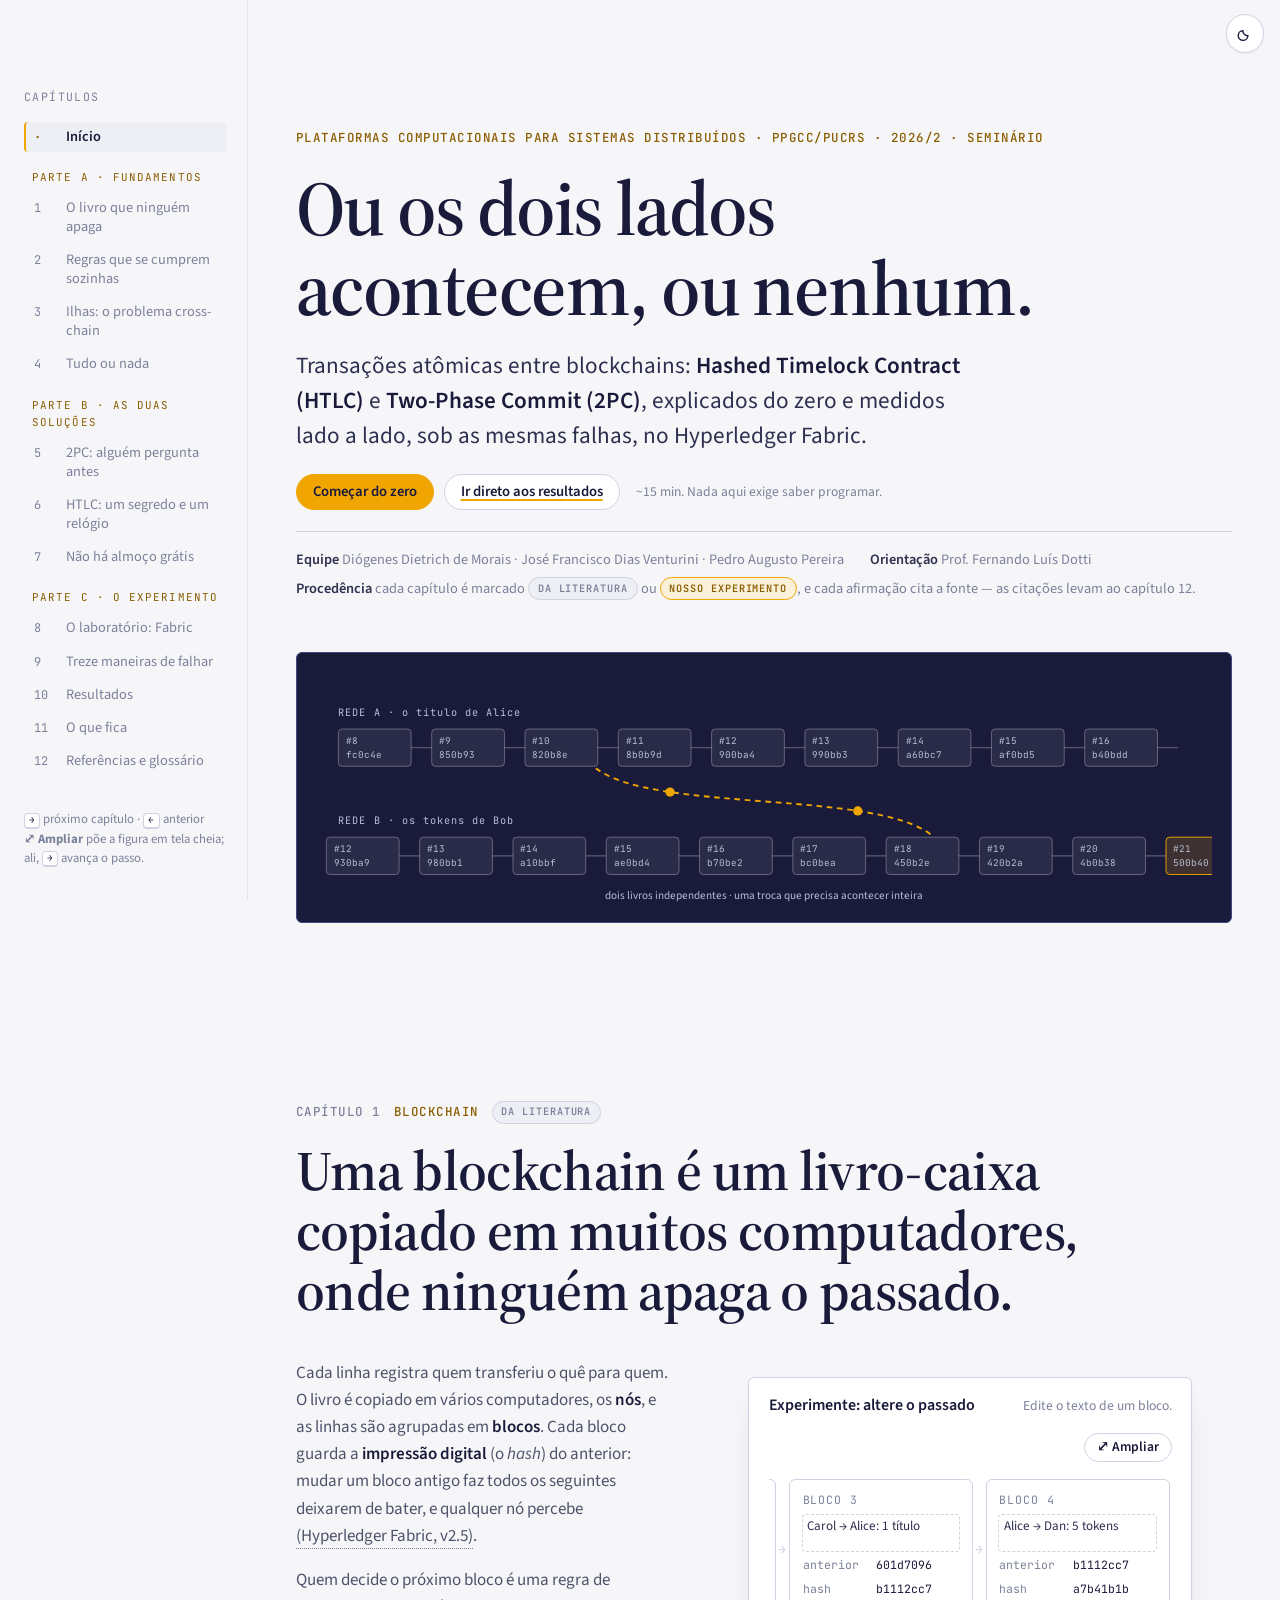
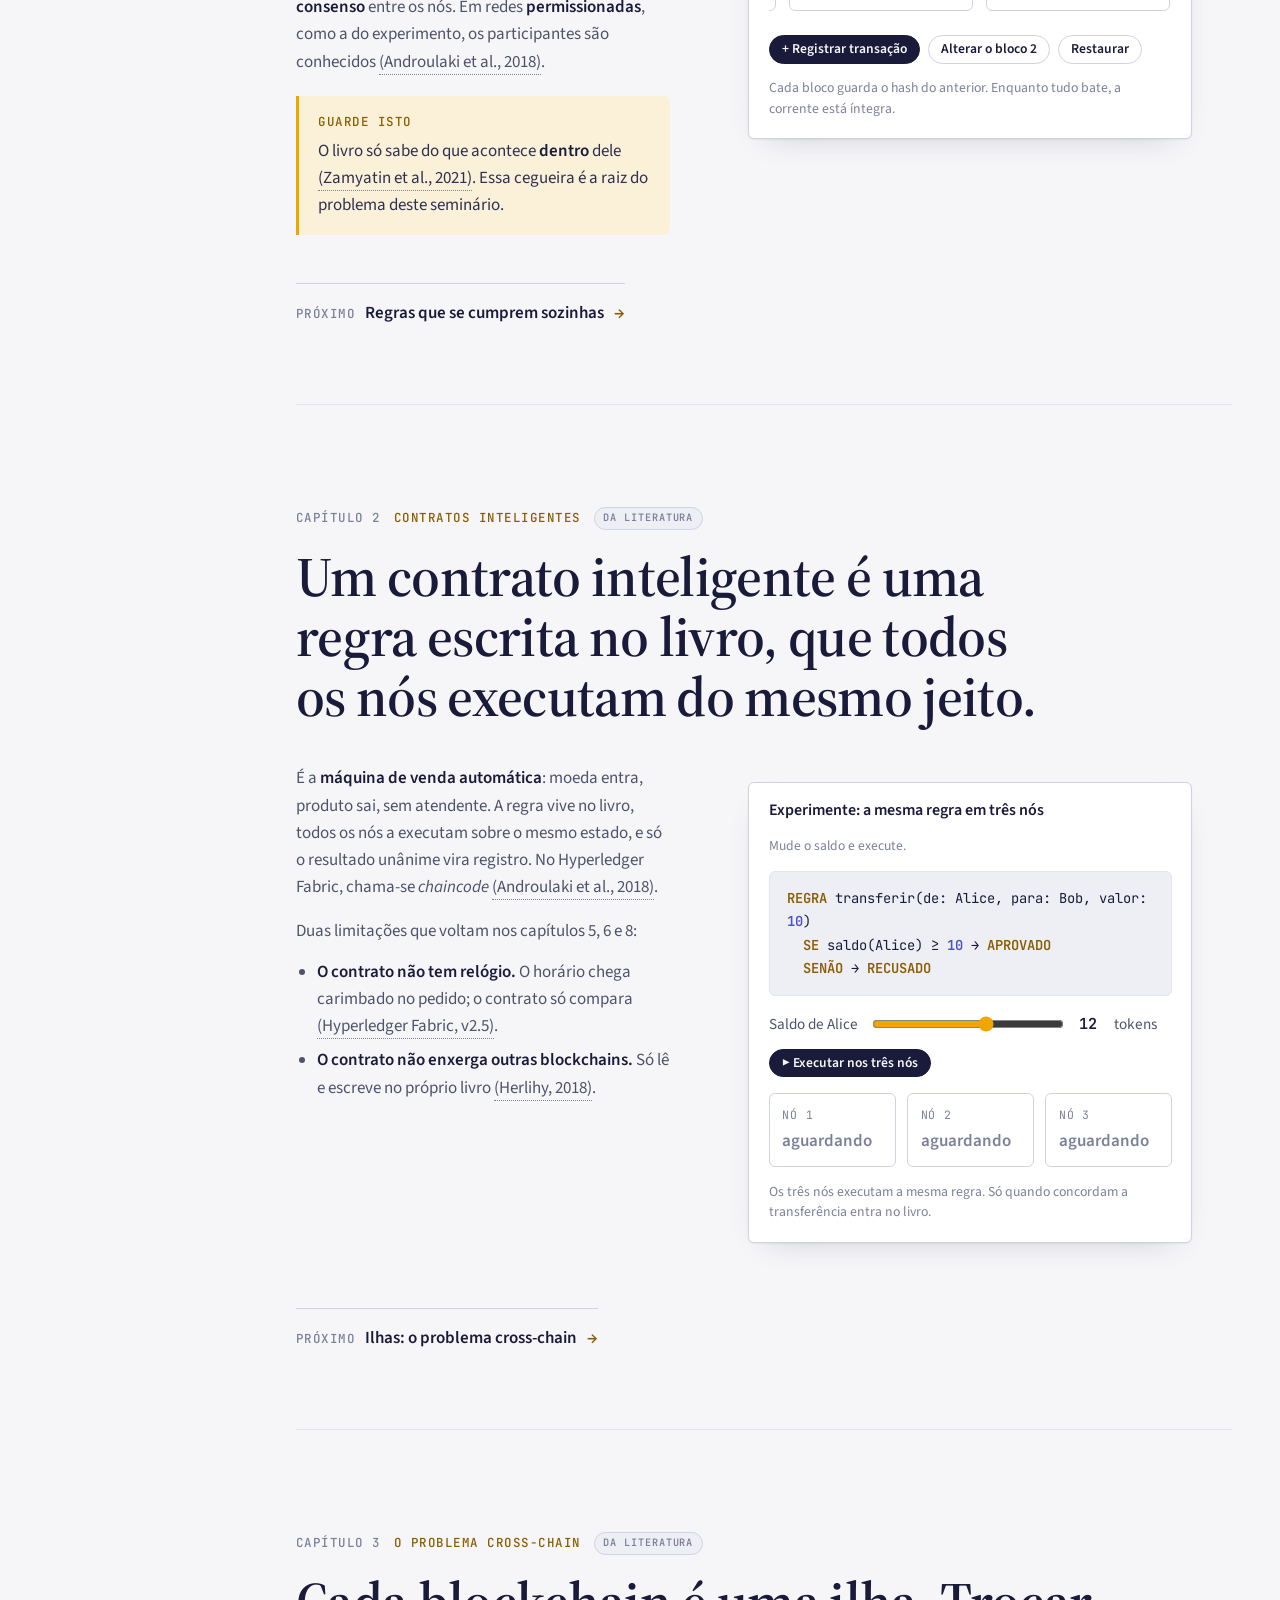
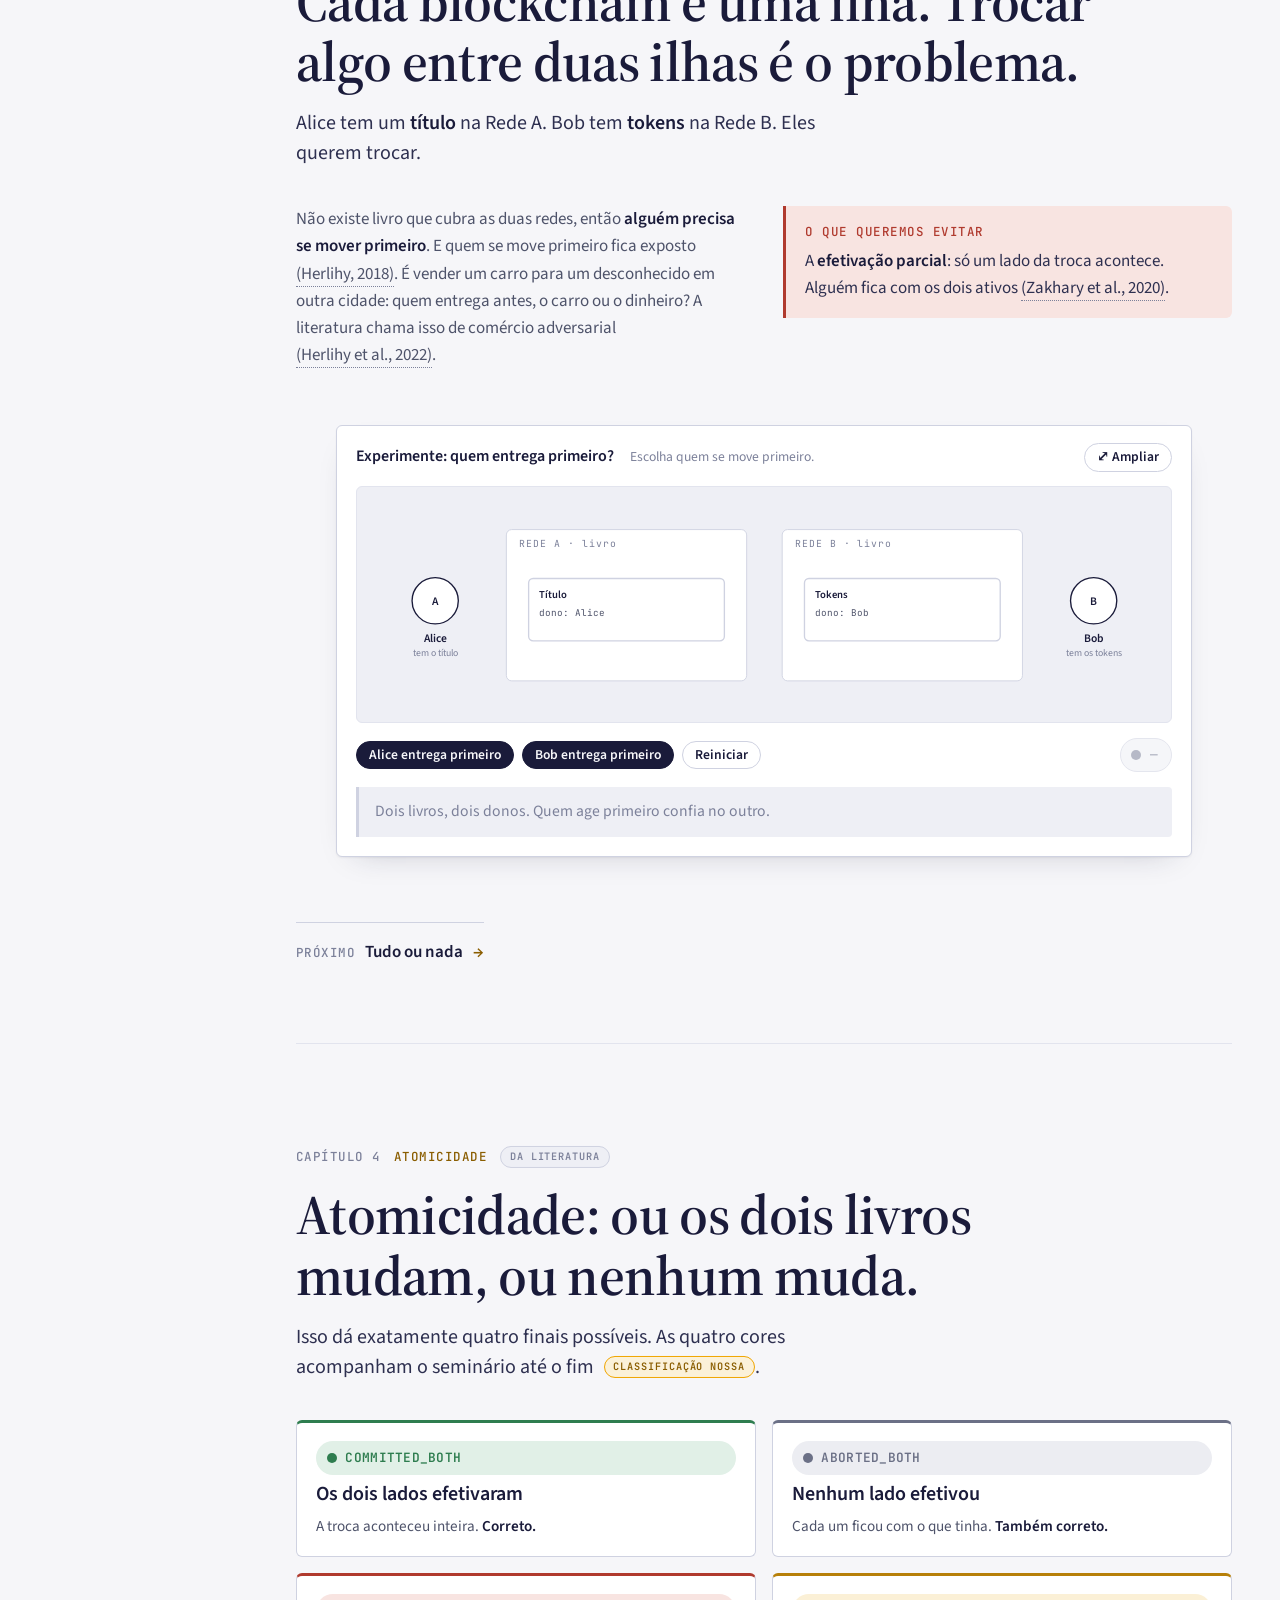
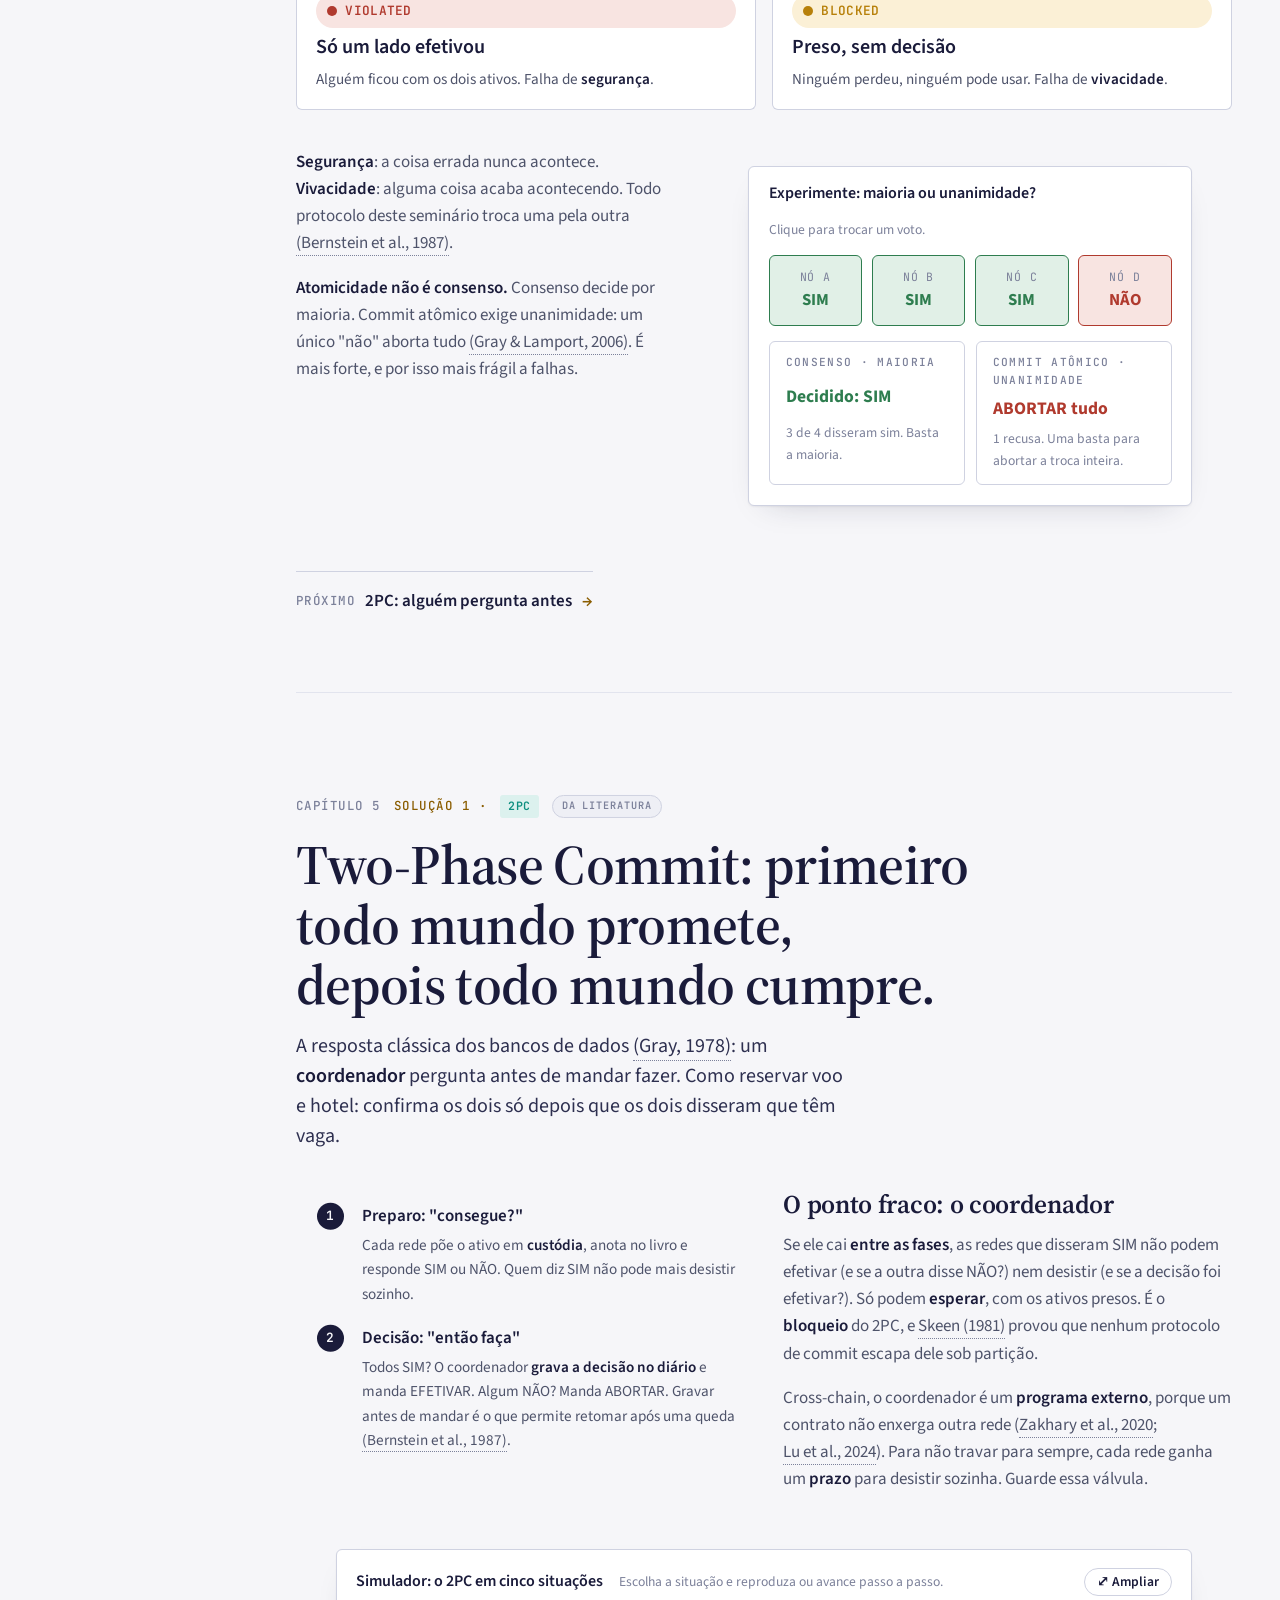
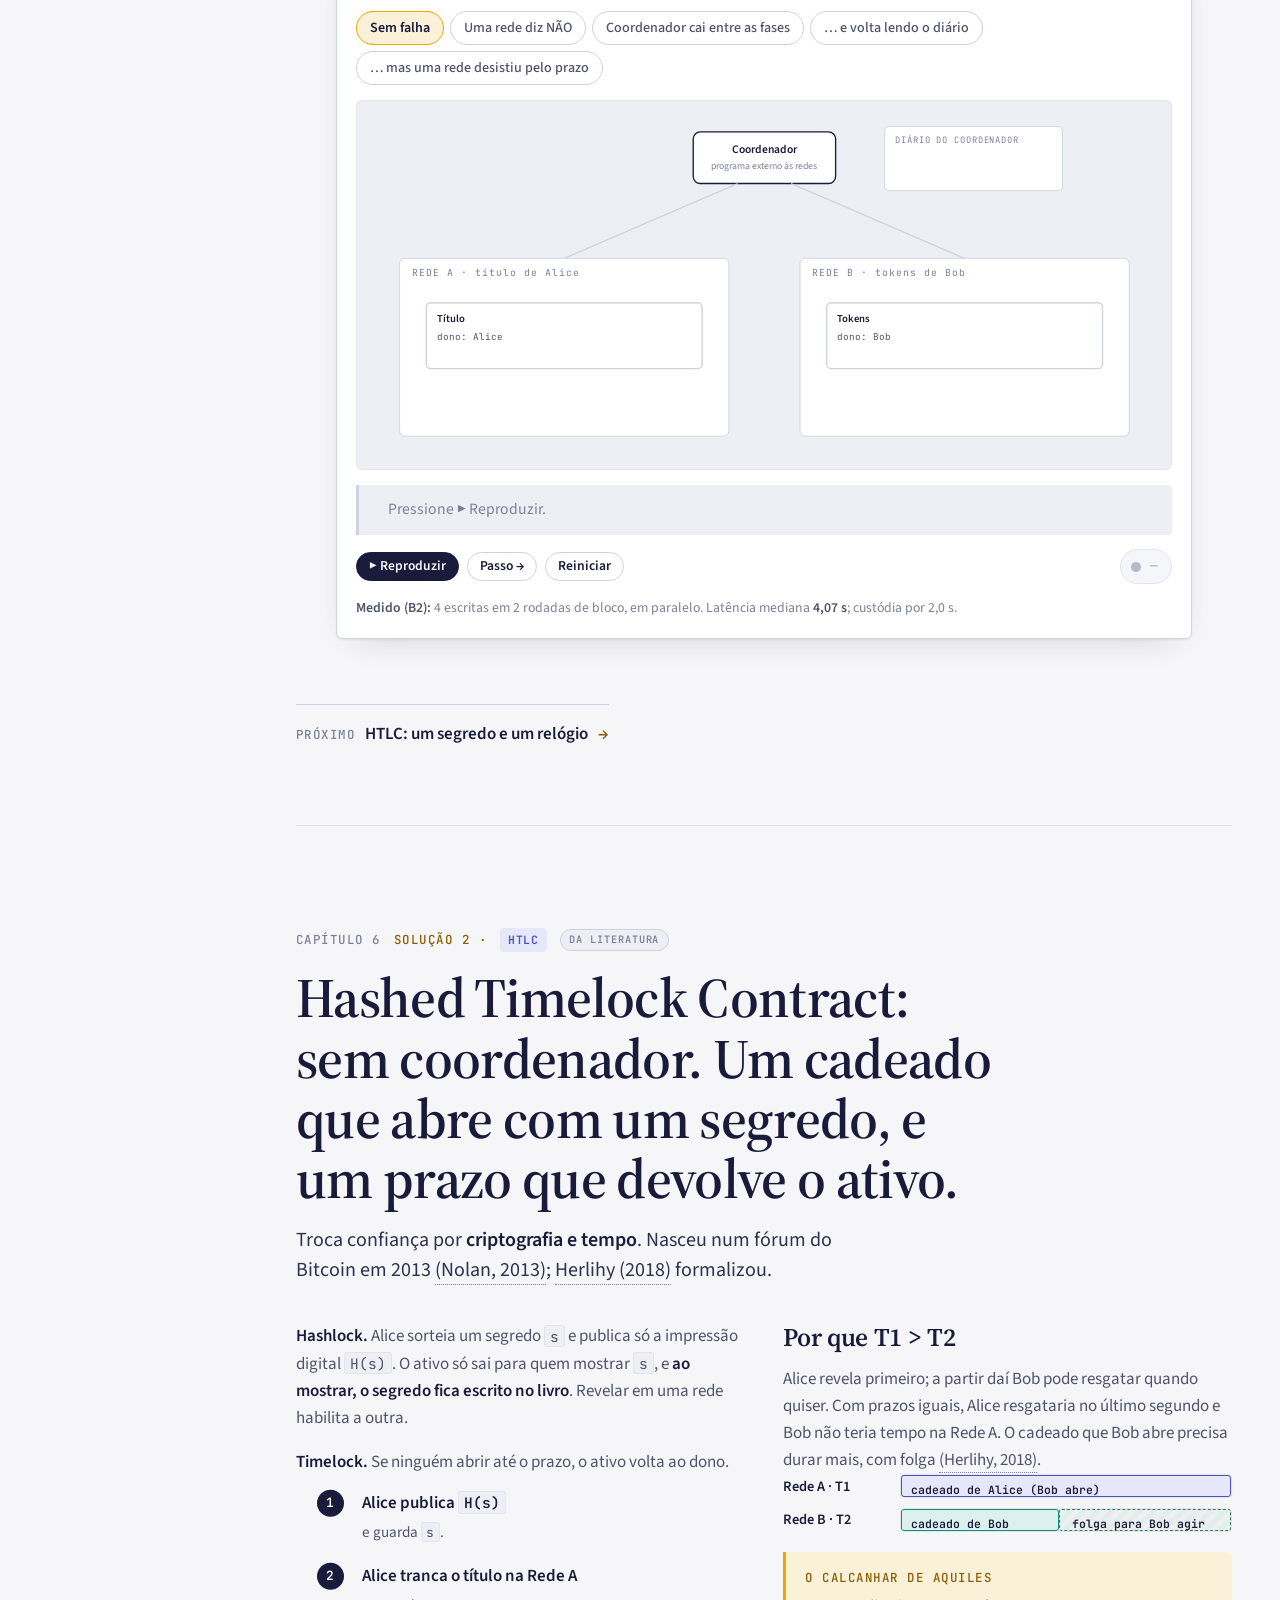
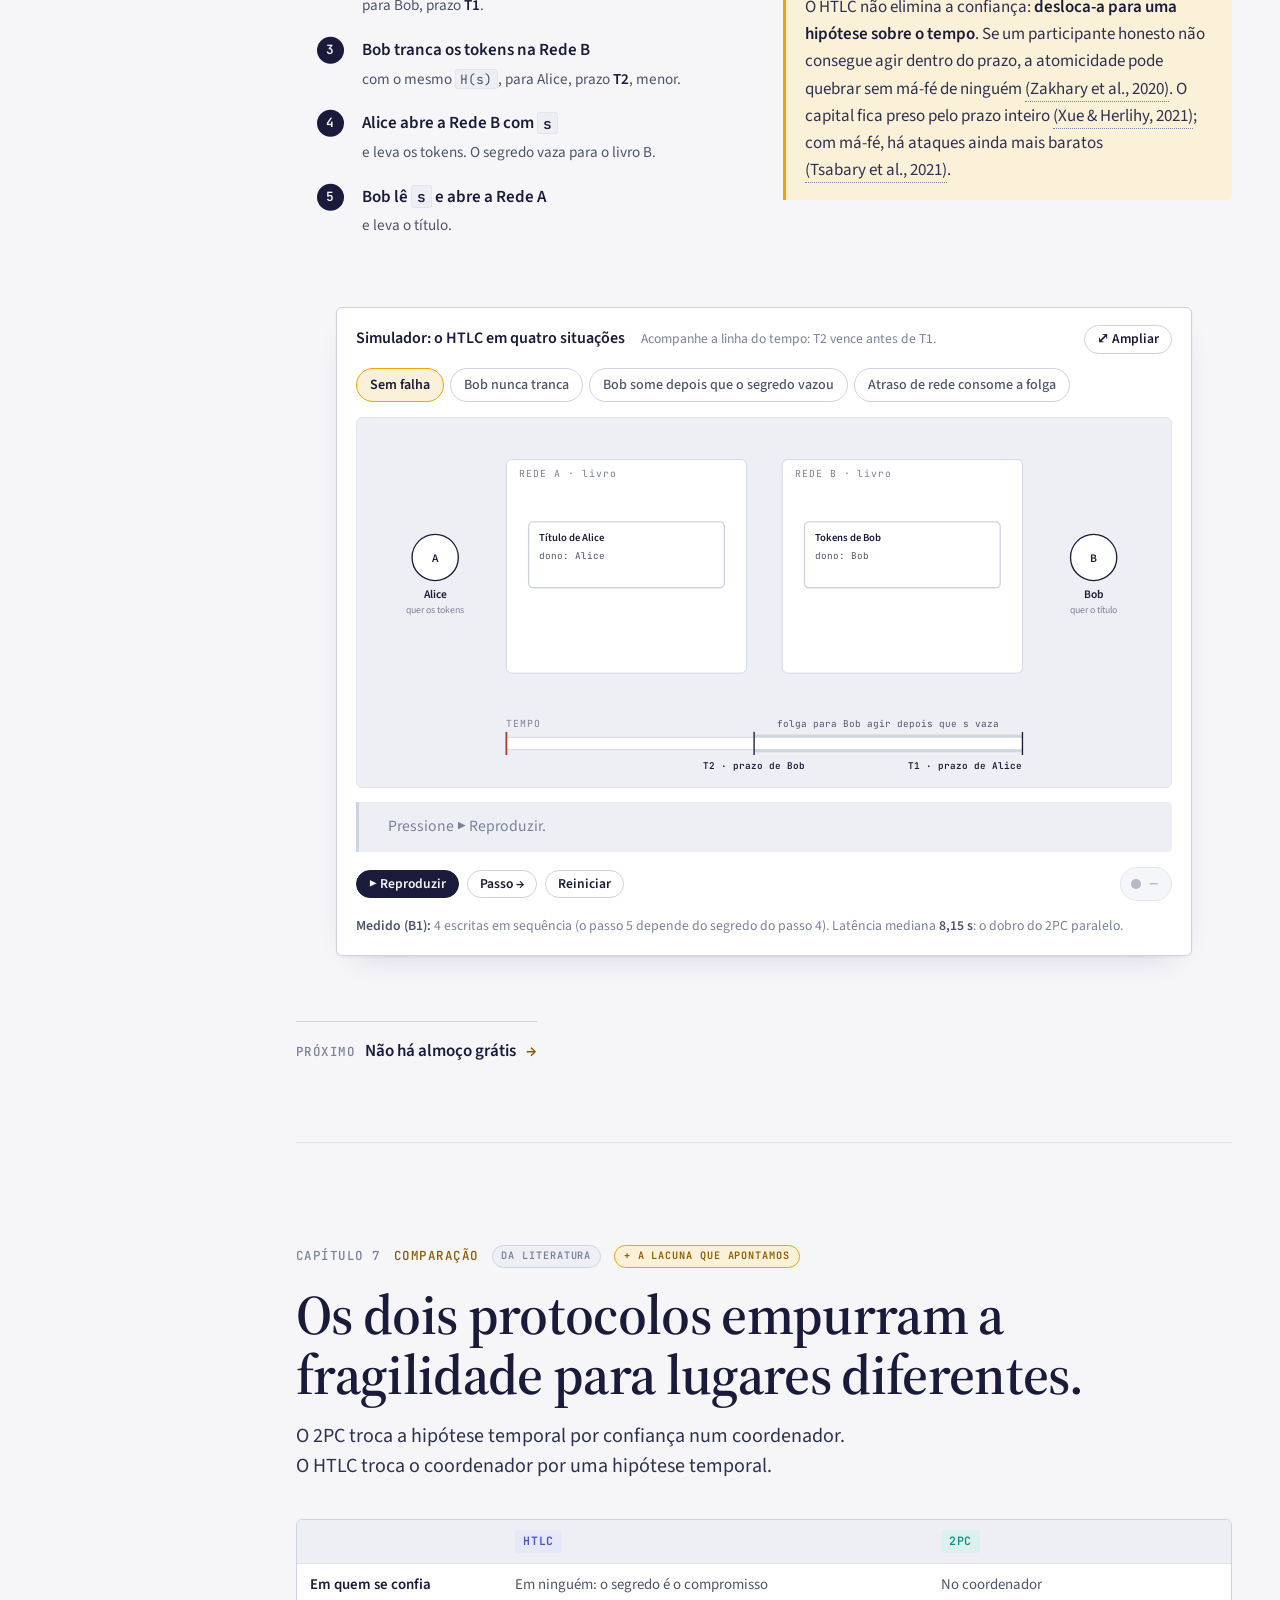
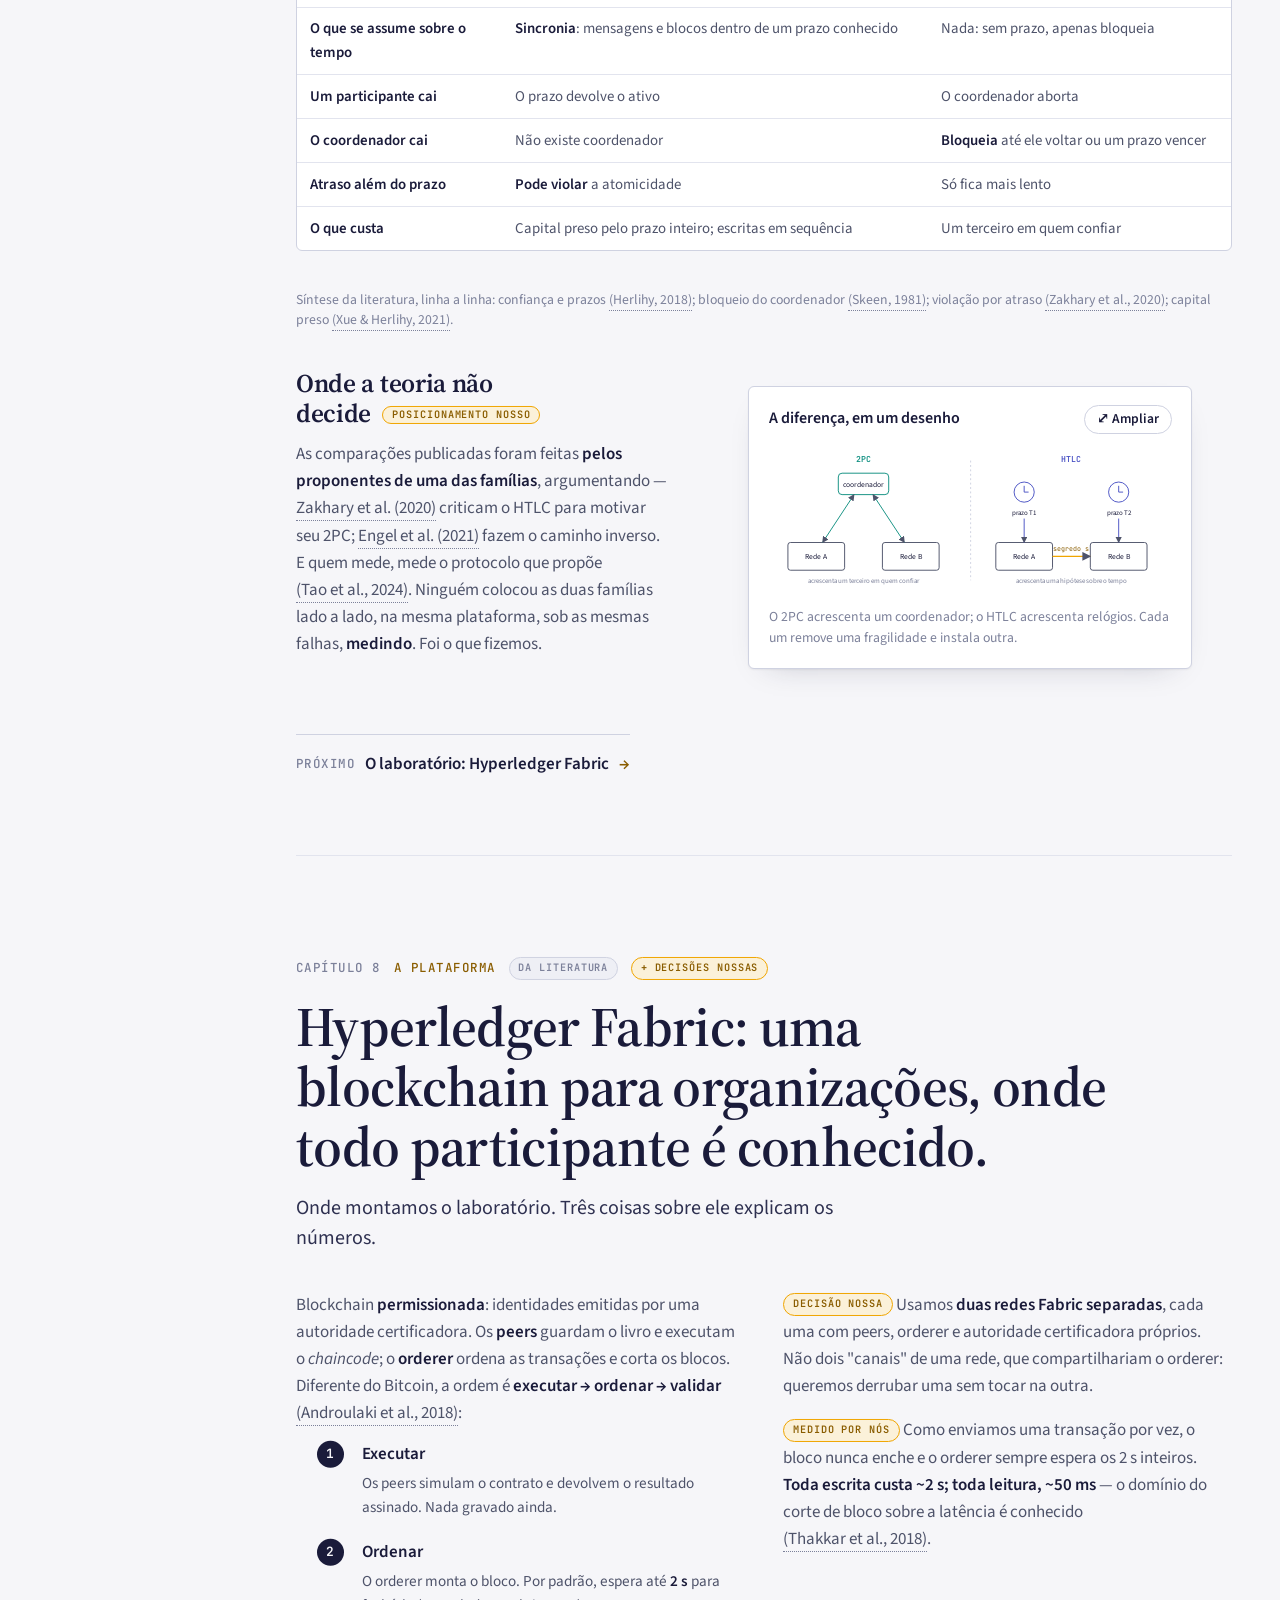
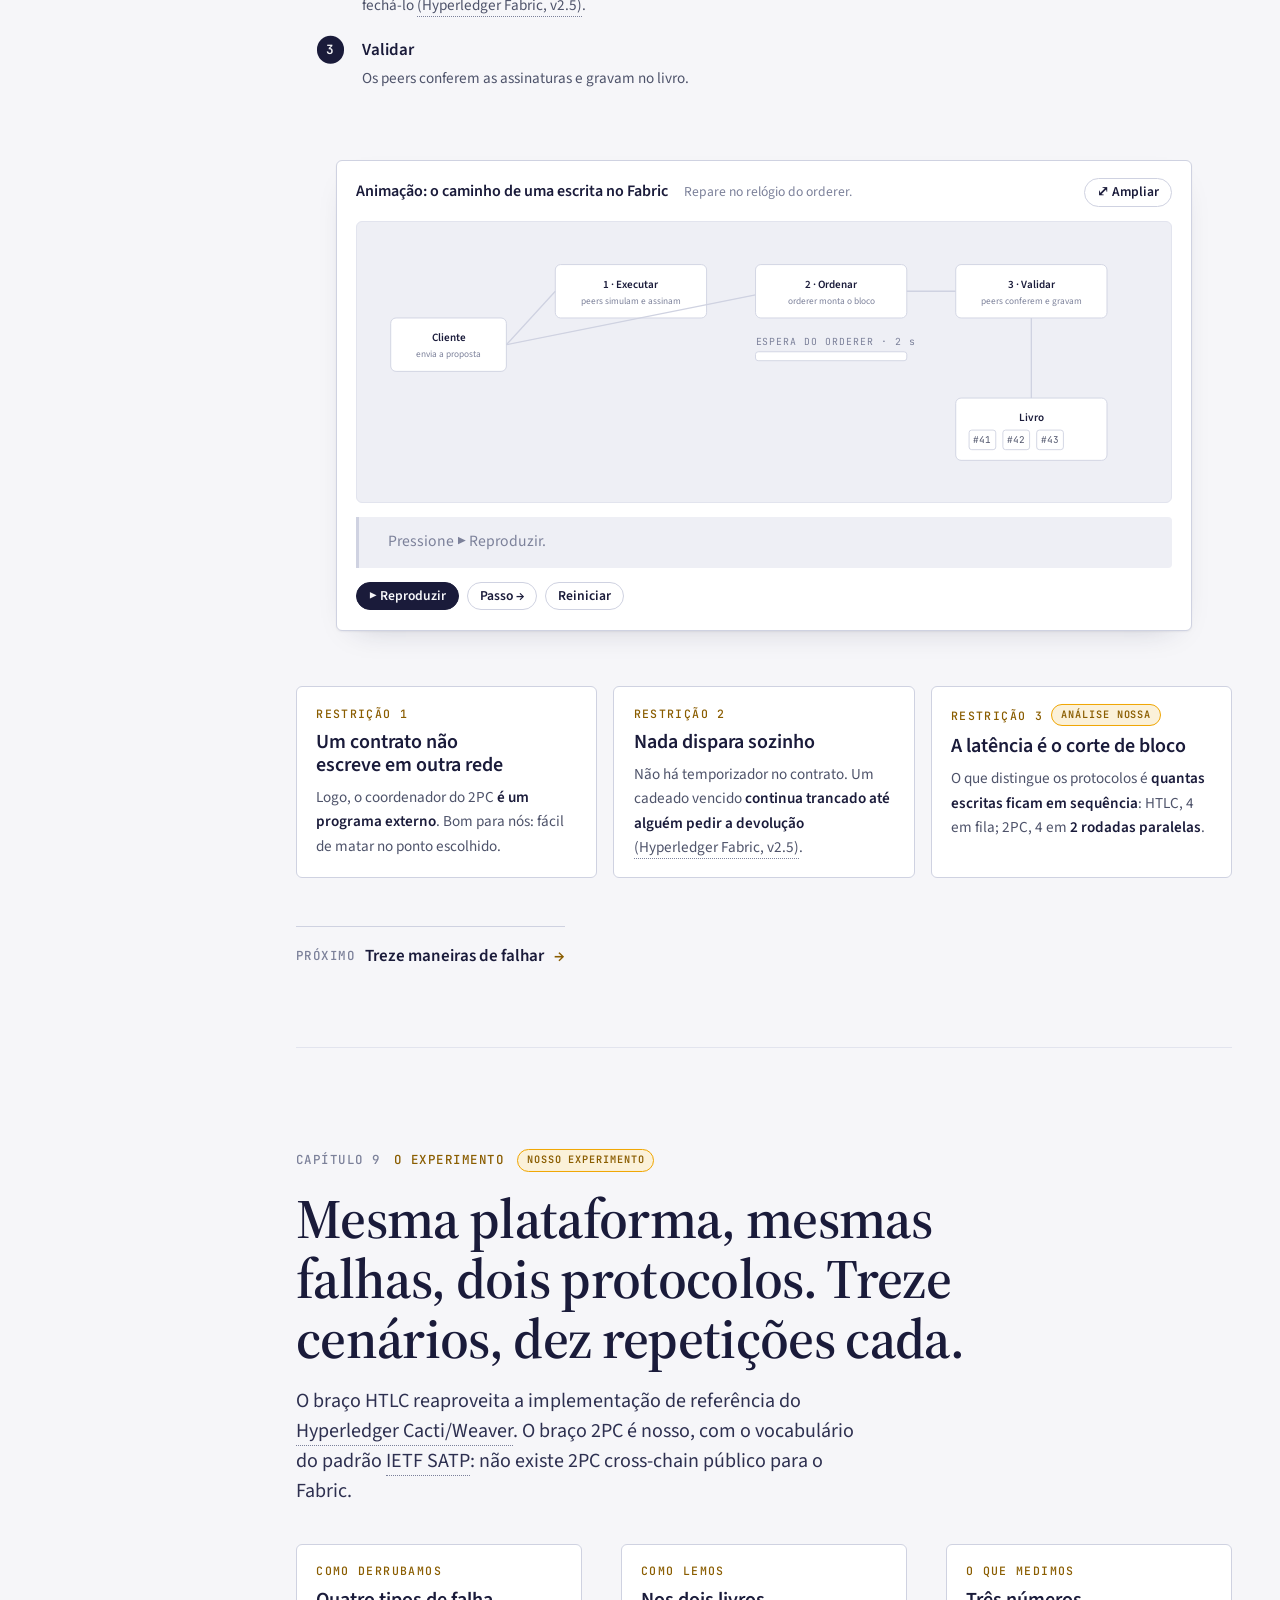
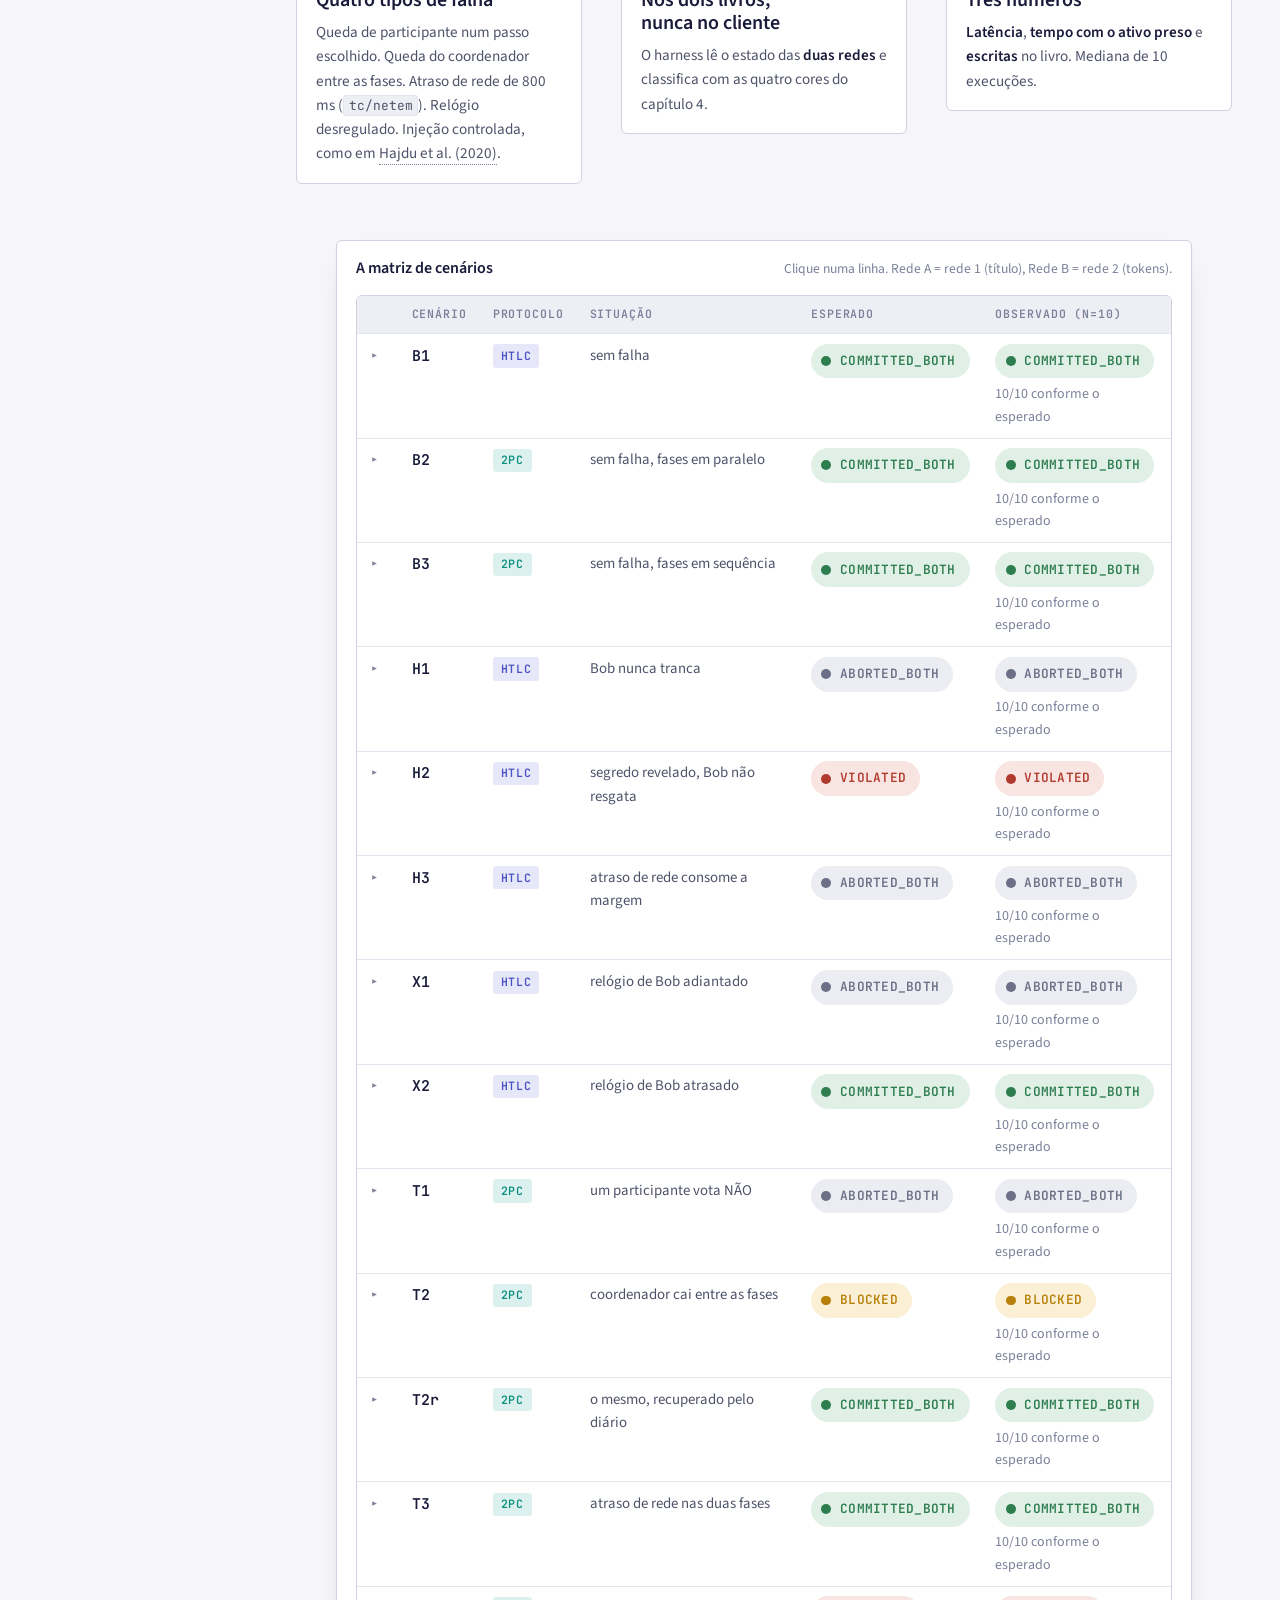
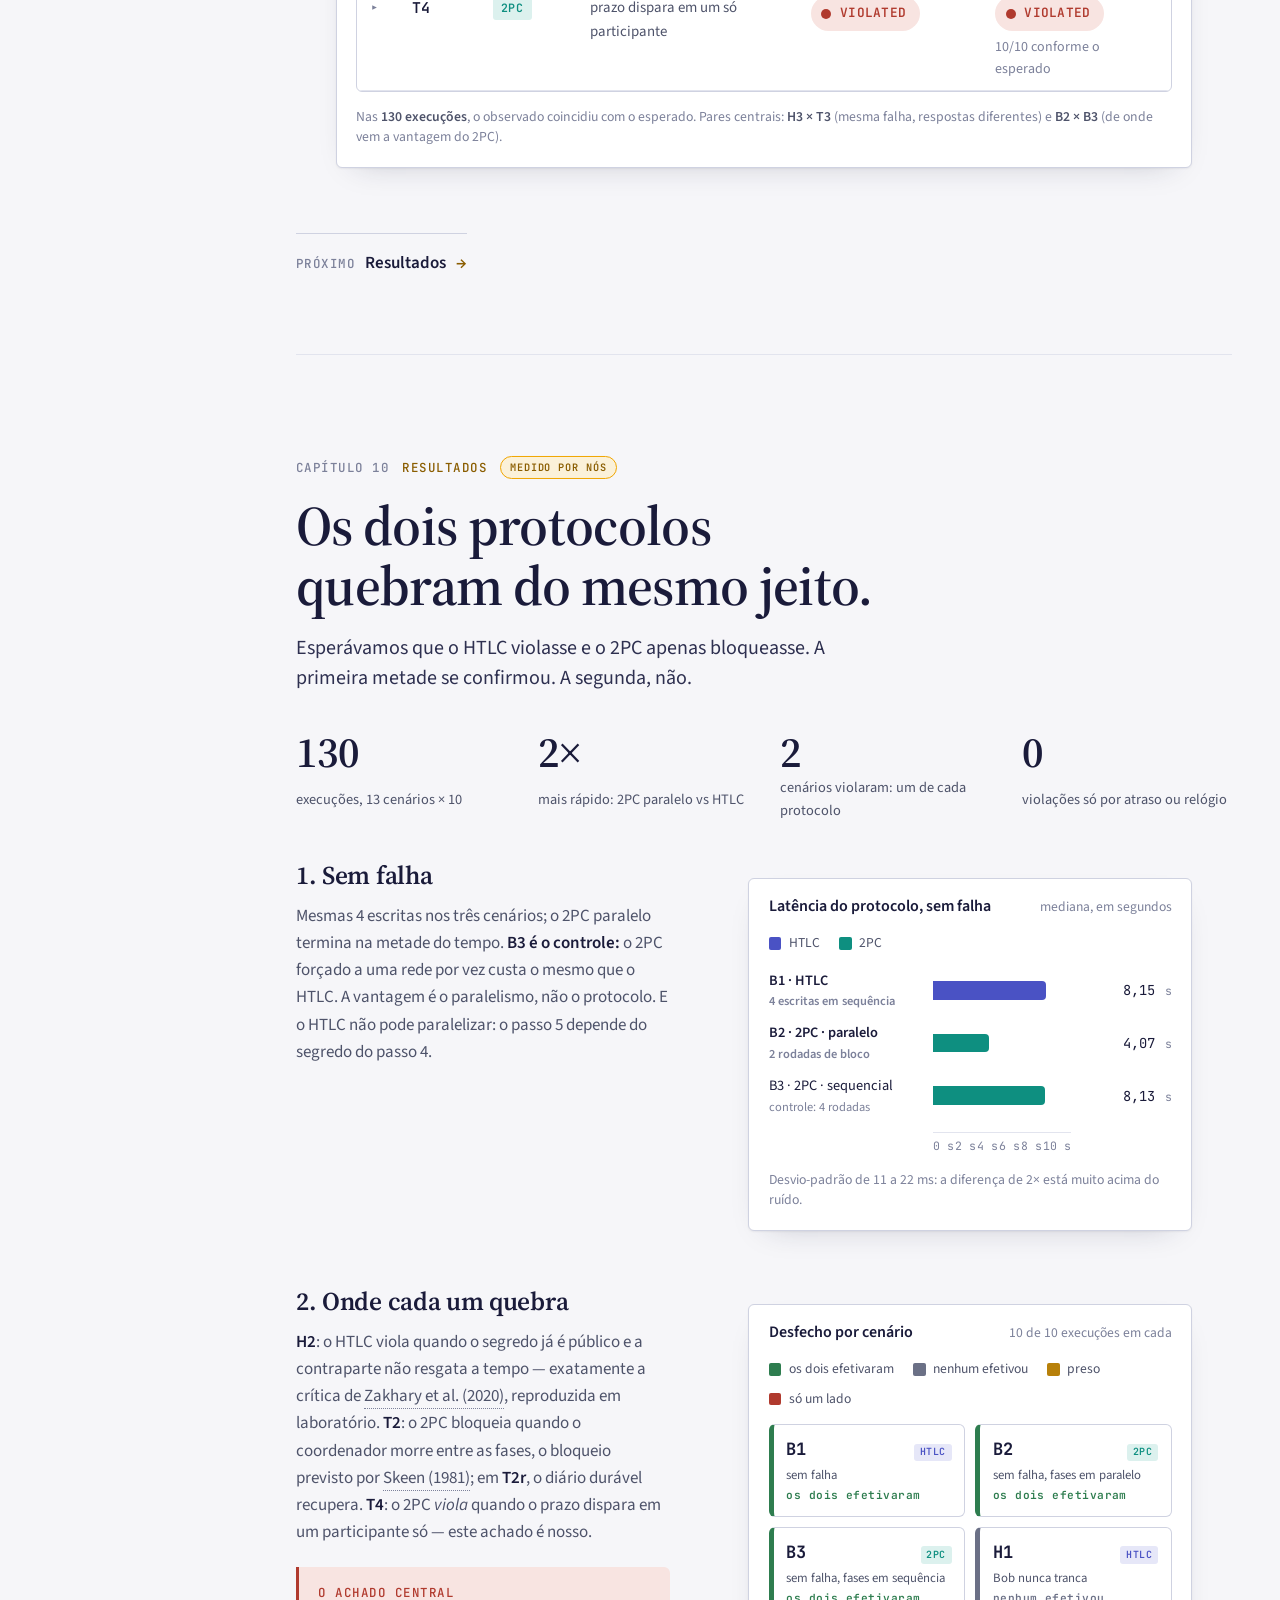
<file: site/index.html>
<!doctype html>
<html lang="pt-BR">
<head>
<meta charset="utf-8">
<meta name="viewport" content="width=device-width, initial-scale=1">
<title>Tudo ou Nada entre Blockchains</title>
<meta name="description" content="Seminário: transações atômicas entre múltiplas blockchains. HTLC e 2PC explicados do zero, com animações, e medidos lado a lado no Hyperledger Fabric.">
<meta name="color-scheme" content="light dark">
<link rel="preconnect" href="https://fonts.googleapis.com">
<link rel="preconnect" href="https://fonts.gstatic.com" crossorigin>
<link rel="stylesheet" href="https://fonts.googleapis.com/css2?family=Source+Serif+4:ital,opsz,wght@0,8..60,500;0,8..60,600;0,8..60,700;1,8..60,500&family=Source+Sans+3:ital,wght@0,400;0,500;0,600;0,700;1,400&family=JetBrains+Mono:wght@400;500;600&display=swap">
<link rel="stylesheet" href="assets/styles.css">
<script>
  // Aplica o tema salvo antes da primeira pintura, para não piscar.
  try { var t = localStorage.getItem("theme"); if (t) document.documentElement.dataset.theme = t; } catch (e) {}
</script>
</head>
<body>

<div class="progress" aria-hidden="true"><span id="progress-bar"></span></div>

<button class="icon-btn rail-toggle" id="rail-toggle" aria-label="Abrir índice de capítulos" aria-expanded="false">
  <svg viewBox="0 0 20 20" fill="none" stroke="currentColor" stroke-width="1.8" aria-hidden="true"><path d="M3 5h14M3 10h14M3 15h14"/></svg>
</button>

<div class="topbar">
  <button class="icon-btn" id="theme-toggle" aria-label="Alternar tema claro e escuro">
    <svg class="only-light" viewBox="0 0 20 20" fill="none" stroke="currentColor" stroke-width="1.6" aria-hidden="true"><path d="M13.5 12.2A5.5 5.5 0 0 1 7.8 6.5a5.5 5.5 0 1 0 5.7 5.7z"/></svg>
    <svg class="only-dark" viewBox="0 0 20 20" fill="none" stroke="currentColor" stroke-width="1.6" aria-hidden="true"><circle cx="10" cy="10" r="3.6"/><path d="M10 2v2M10 16v2M2 10h2M16 10h2M4.3 4.3l1.4 1.4M14.3 14.3l1.4 1.4M4.3 15.7l1.4-1.4M14.3 5.7l1.4-1.4"/></svg>
  </button>
</div>

<nav class="rail" id="rail" aria-label="Capítulos">
  <div class="rail-title">Capítulos</div>
  <a href="#top" data-chapter="top"><span class="n">·</span><span>Início</span></a>
  <div class="rail-part">Parte A · fundamentos</div>
  <a href="#c1" data-chapter="c1"><span class="n">1</span><span>O livro que ninguém apaga</span></a>
  <a href="#c2" data-chapter="c2"><span class="n">2</span><span>Regras que se cumprem sozinhas</span></a>
  <a href="#c3" data-chapter="c3"><span class="n">3</span><span>Ilhas: o problema cross-chain</span></a>
  <a href="#c4" data-chapter="c4"><span class="n">4</span><span>Tudo ou nada</span></a>
  <div class="rail-part">Parte B · as duas soluções</div>
  <a href="#c5" data-chapter="c5"><span class="n">5</span><span>2PC: alguém pergunta antes</span></a>
  <a href="#c6" data-chapter="c6"><span class="n">6</span><span>HTLC: um segredo e um relógio</span></a>
  <a href="#c7" data-chapter="c7"><span class="n">7</span><span>Não há almoço grátis</span></a>
  <div class="rail-part">Parte C · o experimento</div>
  <a href="#c8" data-chapter="c8"><span class="n">8</span><span>O laboratório: Fabric</span></a>
  <a href="#c9" data-chapter="c9"><span class="n">9</span><span>Treze maneiras de falhar</span></a>
  <a href="#c10" data-chapter="c10"><span class="n">10</span><span>Resultados</span></a>
  <a href="#c11" data-chapter="c11"><span class="n">11</span><span>O que fica</span></a>
  <a href="#c12" data-chapter="c12"><span class="n">12</span><span>Referências e glossário</span></a>
  <div class="rail-help">
    <kbd>→</kbd> próximo capítulo · <kbd>←</kbd> anterior<br>
    <b>⤢ Ampliar</b> põe a figura em tela cheia; ali, <kbd>→</kbd> avança o passo.
  </div>
</nav>

<main>
<div class="wrap">

<!-- ============================================================ CAPA -->
<header class="hero" id="top">
  <div class="hero-text">
    <div class="eyebrow">Plataformas Computacionais para Sistemas Distribuídos · PPGCC/PUCRS · 2026/2 · Seminário</div>
    <h1>Ou os dois lados acontecem, ou nenhum.</h1>
    <p class="lede">Transações atômicas entre blockchains: <strong>Hashed Timelock Contract (HTLC)</strong> e <strong>Two-Phase Commit (2PC)</strong>, explicados do zero e medidos lado a lado, sob as mesmas falhas, no Hyperledger Fabric.</p>
    <div class="hero-actions">
      <a class="btn btn-gold" href="#c1">Começar do zero</a>
      <a class="btn" href="#c10">Ir direto aos resultados</a>
      <span class="hint">~15 min. Nada aqui exige saber programar.</span>
    </div>
    <div class="hero-meta">
      <span><b>Equipe</b> Diógenes Dietrich de Morais · José Francisco Dias Venturini · Pedro Augusto Pereira</span>
      <span><b>Orientação</b> Prof. Fernando Luís Dotti</span>
      <span><b>Procedência</b> cada capítulo é marcado <span class="src src-lit">da literatura</span> ou <span class="src src-ours">nosso experimento</span>, e cada afirmação cita a fonte — as citações levam ao capítulo 12.</span>
    </div>
  </div>

  <div class="hero-visual" aria-hidden="true">
    <svg id="hero-svg" viewBox="0 0 960 250" preserveAspectRatio="xMidYMid meet">
      <text class="lane-label" x="24" y="46">REDE A · o título de Alice</text>
      <text class="lane-label" x="24" y="162">REDE B · os tokens de Bob</text>
      <g id="hero-chain-a"></g>
      <g id="hero-chain-b"></g>
      <path id="hero-swap" class="swap" d="M 300 102 C 360 150, 600 125, 660 174"></path>
      <circle id="hero-dot-1" class="swap-dot" r="5" cx="300" cy="102"></circle>
      <circle id="hero-dot-2" class="swap-dot" r="5" cx="660" cy="174"></circle>
      <text class="caption" x="480" y="242" text-anchor="middle">dois livros independentes · uma troca que precisa acontecer inteira</text>
    </svg>
  </div>
</header>

<!-- ============================================================ CAP 1 -->
<section class="chapter" id="c1" aria-labelledby="h-c1">
  <div class="chapter-head reveal">
    <div class="eyebrow"><span class="n">Capítulo 1</span> Blockchain <span class="src src-lit">da literatura</span></div>
    <h2 id="h-c1">Uma blockchain é um livro-caixa copiado em muitos computadores, onde ninguém apaga o passado.</h2>
  </div>

  <div class="cols cols-text-fig">
    <div class="prose reveal">
      <p>Cada linha registra quem transferiu o quê para quem. O livro é copiado em vários computadores, os <strong>nós</strong>, e as linhas são agrupadas em <strong>blocos</strong>. Cada bloco guarda a <strong>impressão digital</strong> (o <em>hash</em>) do anterior: mudar um bloco antigo faz todos os seguintes deixarem de bater, e qualquer nó percebe <a class="cite" href="#ref-fabric-docs">(Hyperledger Fabric, v2.5)</a>.</p>
      <p>Quem decide o próximo bloco é uma regra de <strong>consenso</strong> entre os nós. Em redes <strong>permissionadas</strong>, como a do experimento, os participantes são conhecidos <a class="cite" href="#ref-androulaki-2018">(Androulaki et al., 2018)</a>.</p>
      <div class="callout">
        <span class="eyebrow">Guarde isto</span>
        O livro só sabe do que acontece <strong>dentro</strong> dele <a class="cite" href="#ref-zamyatin-2021">(Zamyatin et al., 2021)</a>. Essa cegueira é a raiz do problema deste seminário.
      </div>
    </div>

    <figure class="figure reveal" id="chain-demo">
      <div class="figure-head">
        <h4>Experimente: altere o passado</h4>
        <span class="hint">Edite o texto de um bloco.</span>
      </div>
      <div class="chain" id="chain"></div>
      <div class="controls">
        <button class="btn btn-sm btn-primary" id="chain-add">+ Registrar transação</button>
        <button class="btn btn-sm" id="chain-tamper">Alterar o bloco 2</button>
        <button class="btn btn-sm btn-ghost" id="chain-reset">Restaurar</button>
      </div>
      <figcaption class="fig-foot" id="chain-say">Cada bloco guarda o hash do anterior. Enquanto tudo bate, a corrente está íntegra.</figcaption>
    </figure>
  </div>

  <a class="next-link" href="#c2"><span class="eyebrow">Próximo</span> Regras que se cumprem sozinhas <span class="arrow">→</span></a>
</section>

<!-- ============================================================ CAP 2 -->
<section class="chapter" id="c2" aria-labelledby="h-c2">
  <div class="chapter-head reveal">
    <div class="eyebrow"><span class="n">Capítulo 2</span> Contratos inteligentes <span class="src src-lit">da literatura</span></div>
    <h2 id="h-c2">Um contrato inteligente é uma regra escrita no livro, que todos os nós executam do mesmo jeito.</h2>
  </div>

  <div class="cols cols-text-fig">
    <div class="prose reveal">
      <p>É a <strong>máquina de venda automática</strong>: moeda entra, produto sai, sem atendente. A regra vive no livro, todos os nós a executam sobre o mesmo estado, e só o resultado unânime vira registro. No Hyperledger Fabric, chama-se <em>chaincode</em> <a class="cite" href="#ref-androulaki-2018">(Androulaki et al., 2018)</a>.</p>
      <p>Duas limitações que voltam nos capítulos 5, 6 e 8:</p>
      <ul>
        <li><strong>O contrato não tem relógio.</strong> O horário chega carimbado no pedido; o contrato só compara <a class="cite" href="#ref-fabric-docs">(Hyperledger Fabric, v2.5)</a>.</li>
        <li><strong>O contrato não enxerga outras blockchains.</strong> Só lê e escreve no próprio livro <a class="cite" href="#ref-herlihy-2018">(Herlihy, 2018)</a>.</li>
      </ul>
    </div>

    <figure class="figure reveal" id="contract-demo">
      <div class="figure-head">
        <h4>Experimente: a mesma regra em três nós</h4>
        <span class="hint">Mude o saldo e execute.</span>
      </div>
      <div class="contract">
        <div class="rule">
          <span class="kw">REGRA</span> transferir(de: Alice, para: Bob, valor: <span class="val">10</span>)<br>
          &nbsp;&nbsp;<span class="kw">SE</span> saldo(Alice) ≥ <span class="val">10</span> → <span class="kw">APROVADO</span><br>
          &nbsp;&nbsp;<span class="kw">SENÃO</span> → <span class="kw">RECUSADO</span>
        </div>
        <div class="balance">
          <label for="balance">Saldo de Alice</label>
          <input type="range" id="balance" min="0" max="20" value="12" step="1">
          <output id="balance-out" for="balance">12</output> tokens
          <button class="btn btn-sm btn-primary" id="contract-run">▶ Executar nos três nós</button>
        </div>
        <div class="nodes">
          <div class="node"><span class="who">NÓ 1</span><span class="res">aguardando</span></div>
          <div class="node"><span class="who">NÓ 2</span><span class="res">aguardando</span></div>
          <div class="node"><span class="who">NÓ 3</span><span class="res">aguardando</span></div>
        </div>
      </div>
      <figcaption class="fig-foot" id="contract-say">Os três nós executam a mesma regra. Só quando concordam a transferência entra no livro.</figcaption>
    </figure>
  </div>

  <a class="next-link" href="#c3"><span class="eyebrow">Próximo</span> Ilhas: o problema cross-chain <span class="arrow">→</span></a>
</section>

<!-- ============================================================ CAP 3 -->
<section class="chapter" id="c3" aria-labelledby="h-c3">
  <div class="chapter-head reveal">
    <div class="eyebrow"><span class="n">Capítulo 3</span> O problema cross-chain <span class="src src-lit">da literatura</span></div>
    <h2 id="h-c3">Cada blockchain é uma ilha. Trocar algo entre duas ilhas é o problema.</h2>
    <p class="lede">Alice tem um <strong>título</strong> na Rede A. Bob tem <strong>tokens</strong> na Rede B. Eles querem trocar.</p>
  </div>

  <div class="stack-lg">
    <div class="cols cols-2 reveal">
      <div class="prose">
        <p>Não existe livro que cubra as duas redes, então <strong>alguém precisa se mover primeiro</strong>. E quem se move primeiro fica exposto <a class="cite" href="#ref-herlihy-2018">(Herlihy, 2018)</a>. É vender um carro para um desconhecido em outra cidade: quem entrega antes, o carro ou o dinheiro? A literatura chama isso de comércio adversarial <a class="cite" href="#ref-herlihy-2022">(Herlihy et al., 2022)</a>.</p>
      </div>
      <div class="callout bad">
        <span class="eyebrow">O que queremos evitar</span>
        A <strong>efetivação parcial</strong>: só um lado da troca acontece. Alguém fica com os dois ativos <a class="cite" href="#ref-zakhary-2020">(Zakhary et al., 2020)</a>.
      </div>
    </div>

    <figure class="figure reveal" id="first-mover">
      <div class="figure-head">
        <h4>Experimente: quem entrega primeiro?</h4>
        <span class="hint">Escolha quem se move primeiro.</span>
      </div>
      <div class="sim">
        <div class="sim-stage" id="stage-fm"></div>
        <div class="controls">
          <button class="btn btn-sm btn-primary" id="fm-alice">Alice entrega primeiro</button>
          <button class="btn btn-sm btn-primary" id="fm-bob">Bob entrega primeiro</button>
          <button class="btn btn-sm btn-ghost" id="fm-reset">Reiniciar</button>
          <span class="spacer"></span>
          <span class="outcome pending" id="fm-outcome">—</span>
        </div>
        <p class="narration idle" id="fm-say">Dois livros, dois donos. Quem age primeiro confia no outro.</p>
      </div>
    </figure>
  </div>

  <a class="next-link" href="#c4"><span class="eyebrow">Próximo</span> Tudo ou nada <span class="arrow">→</span></a>
</section>

<!-- ============================================================ CAP 4 -->
<section class="chapter" id="c4" aria-labelledby="h-c4">
  <div class="chapter-head reveal">
    <div class="eyebrow"><span class="n">Capítulo 4</span> Atomicidade <span class="src src-lit">da literatura</span></div>
    <h2 id="h-c4">Atomicidade: ou os dois livros mudam, ou nenhum muda.</h2>
    <p class="lede">Isso dá exatamente quatro finais possíveis. As quatro cores acompanham o seminário até o fim <span class="src src-ours">classificação nossa</span>.</p>
  </div>

  <div class="stack-lg">
    <div class="cards cards-2 reveal">
      <div class="card tone-ok">
        <span class="outcome ok">COMMITTED_BOTH</span>
        <h4>Os dois lados efetivaram</h4>
        <p>A troca aconteceu inteira. <strong>Correto.</strong></p>
      </div>
      <div class="card tone-neutral">
        <span class="outcome neutral">ABORTED_BOTH</span>
        <h4>Nenhum lado efetivou</h4>
        <p>Cada um ficou com o que tinha. <strong>Também correto.</strong></p>
      </div>
      <div class="card tone-bad">
        <span class="outcome bad">VIOLATED</span>
        <h4>Só um lado efetivou</h4>
        <p>Alguém ficou com os dois ativos. Falha de <strong>segurança</strong>.</p>
      </div>
      <div class="card tone-blocked">
        <span class="outcome blocked">BLOCKED</span>
        <h4>Preso, sem decisão</h4>
        <p>Ninguém perdeu, ninguém pode usar. Falha de <strong>vivacidade</strong>.</p>
      </div>
    </div>

    <div class="cols cols-text-fig">
      <div class="prose reveal">
        <p><strong>Segurança</strong>: a coisa errada nunca acontece. <strong>Vivacidade</strong>: alguma coisa acaba acontecendo. Todo protocolo deste seminário troca uma pela outra <a class="cite" href="#ref-bernstein-1987">(Bernstein et al., 1987)</a>.</p>
        <p><strong>Atomicidade não é consenso.</strong> Consenso decide por maioria. Commit atômico exige unanimidade: um único "não" aborta tudo <a class="cite" href="#ref-gray-lamport-2006">(Gray &amp; Lamport, 2006)</a>. É mais forte, e por isso mais frágil a falhas.</p>
      </div>

      <figure class="figure reveal" id="vote-demo">
        <div class="figure-head">
          <h4>Experimente: maioria ou unanimidade?</h4>
          <span class="hint">Clique para trocar um voto.</span>
        </div>
        <div class="voters" id="voters">
          <button class="voter" data-vote="yes"><span class="face">NÓ A</span><span class="vote">SIM</span></button>
          <button class="voter" data-vote="yes"><span class="face">NÓ B</span><span class="vote">SIM</span></button>
          <button class="voter" data-vote="yes"><span class="face">NÓ C</span><span class="vote">SIM</span></button>
          <button class="voter" data-vote="no"><span class="face">NÓ D</span><span class="vote">NÃO</span></button>
        </div>
        <div class="verdicts">
          <div class="verdict" id="v-consensus"><span class="eyebrow">Consenso · maioria</span><span class="res">—</span><span class="why"></span></div>
          <div class="verdict" id="v-commit"><span class="eyebrow">Commit atômico · unanimidade</span><span class="res">—</span><span class="why"></span></div>
        </div>
      </figure>
    </div>
  </div>

  <a class="next-link" href="#c5"><span class="eyebrow">Próximo</span> 2PC: alguém pergunta antes <span class="arrow">→</span></a>
</section>

<!-- ============================================================ CAP 5 -->
<section class="chapter" id="c5" aria-labelledby="h-c5">
  <div class="chapter-head reveal">
    <div class="eyebrow"><span class="n">Capítulo 5</span> Solução 1 · <span class="tag tag-2pc">2PC</span> <span class="src src-lit">da literatura</span></div>
    <h2 id="h-c5">Two-Phase Commit: primeiro todo mundo promete, depois todo mundo cumpre.</h2>
    <p class="lede">A resposta clássica dos bancos de dados <a class="cite" href="#ref-gray-1978">(Gray, 1978)</a>: um <strong>coordenador</strong> pergunta antes de mandar fazer. Como reservar voo e hotel: confirma os dois só depois que os dois disseram que têm vaga.</p>
  </div>

  <div class="stack-lg">
    <div class="cols cols-2">
      <div class="prose reveal">
        <ol class="steps">
          <li><strong>Preparo: "consegue?"</strong><span>Cada rede põe o ativo em <strong>custódia</strong>, anota no livro e responde SIM ou NÃO. Quem diz SIM não pode mais desistir sozinho.</span></li>
          <li><strong>Decisão: "então faça"</strong><span>Todos SIM? O coordenador <strong>grava a decisão no diário</strong> e manda EFETIVAR. Algum NÃO? Manda ABORTAR. Gravar antes de mandar é o que permite retomar após uma queda <a class="cite" href="#ref-bernstein-1987">(Bernstein et al., 1987)</a>.</span></li>
        </ol>
      </div>
      <div class="prose reveal">
        <h3>O ponto fraco: o coordenador</h3>
        <p>Se ele cai <strong>entre as fases</strong>, as redes que disseram SIM não podem efetivar (e se a outra disse NÃO?) nem desistir (e se a decisão foi efetivar?). Só podem <strong>esperar</strong>, com os ativos presos. É o <strong>bloqueio</strong> do 2PC, e <a class="cite" href="#ref-skeen-1981">Skeen (1981)</a> provou que nenhum protocolo de commit escapa dele sob partição.</p>
        <p>Cross-chain, o coordenador é um <strong>programa externo</strong>, porque um contrato não enxerga outra rede (<a class="cite" href="#ref-zakhary-2020">Zakhary et al., 2020</a>; <a class="cite" href="#ref-lu-2024">Lu et al., 2024</a>). Para não travar para sempre, cada rede ganha um <strong>prazo</strong> para desistir sozinha. Guarde essa válvula.</p>
      </div>
    </div>

    <figure class="figure reveal" id="sim-2pc">
      <div class="figure-head">
        <h4>Simulador: o 2PC em cinco situações</h4>
        <span class="hint">Escolha a situação e reproduza ou avance passo a passo.</span>
      </div>
      <div class="sim">
        <div class="tabs" role="tablist" id="tabs-2pc">
          <button class="tab" role="tab" aria-selected="true" data-scenario="ok">Sem falha</button>
          <button class="tab" role="tab" aria-selected="false" data-scenario="no">Uma rede diz NÃO</button>
          <button class="tab" role="tab" aria-selected="false" data-scenario="crash">Coordenador cai entre as fases</button>
          <button class="tab" role="tab" aria-selected="false" data-scenario="recover">… e volta lendo o diário</button>
          <button class="tab" role="tab" aria-selected="false" data-scenario="timeout">… mas uma rede desistiu pelo prazo</button>
        </div>
        <div class="sim-stage" id="stage-2pc"></div>
        <p class="narration idle" id="s2-say"><span class="step-n"></span><span>Pressione ▶ Reproduzir.</span></p>
        <div class="controls">
          <button class="btn btn-sm btn-primary" id="s2-play">▶ Reproduzir</button>
          <button class="btn btn-sm" id="s2-step">Passo →</button>
          <button class="btn btn-sm btn-ghost" id="s2-reset">Reiniciar</button>
          <span class="spacer"></span>
          <span class="outcome pending" id="s2-outcome">—</span>
        </div>
        <div class="sim-foot"><p class="fig-foot" id="s2-foot"></p></div>
      </div>
    </figure>
  </div>

  <a class="next-link" href="#c6"><span class="eyebrow">Próximo</span> HTLC: um segredo e um relógio <span class="arrow">→</span></a>
</section>

<!-- ============================================================ CAP 6 -->
<section class="chapter" id="c6" aria-labelledby="h-c6">
  <div class="chapter-head reveal">
    <div class="eyebrow"><span class="n">Capítulo 6</span> Solução 2 · <span class="tag tag-htlc">HTLC</span> <span class="src src-lit">da literatura</span></div>
    <h2 id="h-c6">Hashed Timelock Contract: sem coordenador. Um cadeado que abre com um segredo, e um prazo que devolve o ativo.</h2>
    <p class="lede">Troca confiança por <strong>criptografia e tempo</strong>. Nasceu num fórum do Bitcoin em 2013 <a class="cite" href="#ref-nolan-2013">(Nolan, 2013)</a>; <a class="cite" href="#ref-herlihy-2018">Herlihy (2018)</a> formalizou.</p>
  </div>

  <div class="stack-lg">
    <div class="cols cols-2">
      <div class="prose reveal">
        <p><strong>Hashlock.</strong> Alice sorteia um segredo <code>s</code> e publica só a impressão digital <code>H(s)</code>. O ativo só sai para quem mostrar <code>s</code>, e <strong>ao mostrar, o segredo fica escrito no livro</strong>. Revelar em uma rede habilita a outra.</p>
        <p><strong>Timelock.</strong> Se ninguém abrir até o prazo, o ativo volta ao dono.</p>
        <ol class="steps">
          <li><strong>Alice publica <code>H(s)</code></strong><span>e guarda <code>s</code>.</span></li>
          <li><strong>Alice tranca o título na Rede A</strong><span>para Bob, prazo <strong>T1</strong>.</span></li>
          <li><strong>Bob tranca os tokens na Rede B</strong><span>com o mesmo <code>H(s)</code>, para Alice, prazo <strong>T2</strong>, menor.</span></li>
          <li><strong>Alice abre a Rede B com <code>s</code></strong><span>e leva os tokens. O segredo vaza para o livro B.</span></li>
          <li><strong>Bob lê <code>s</code> e abre a Rede A</strong><span>e leva o título.</span></li>
        </ol>
      </div>
      <div class="prose reveal">
        <h3>Por que T1 &gt; T2</h3>
        <p>Alice revela primeiro; a partir daí Bob pode resgatar quando quiser. Com prazos iguais, Alice resgataria no último segundo e Bob não teria tempo na Rede A. O cadeado que Bob abre precisa durar mais, com folga <a class="cite" href="#ref-herlihy-2018">(Herlihy, 2018)</a>.</p>
        <div class="tl-explainer">
          <div class="tl-row"><span class="who">Rede A · T1</span><div class="tl-track"><span class="t1"></span><span class="lbl" style="left:.2rem">cadeado de Alice (Bob abre)</span></div></div>
          <div class="tl-row"><span class="who">Rede B · T2</span><div class="tl-track"><span class="t2"></span><span class="margin"></span><span class="lbl" style="left:.2rem">cadeado de Bob</span><span class="lbl" style="left:50%">folga para Bob agir</span></div></div>
        </div>
        <div class="callout">
          <span class="eyebrow">O calcanhar de Aquiles</span>
          O HTLC não elimina a confiança: <strong>desloca-a para uma hipótese sobre o tempo</strong>. Se um participante honesto não consegue agir dentro do prazo, a atomicidade pode quebrar sem má-fé de ninguém <a class="cite" href="#ref-zakhary-2020">(Zakhary et al., 2020)</a>. O capital fica preso pelo prazo inteiro <a class="cite" href="#ref-xue-2021">(Xue &amp; Herlihy, 2021)</a>; com má-fé, há ataques ainda mais baratos <a class="cite" href="#ref-tsabary-2021">(Tsabary et al., 2021)</a>.
        </div>
      </div>
    </div>

    <figure class="figure reveal" id="sim-htlc">
      <div class="figure-head">
        <h4>Simulador: o HTLC em quatro situações</h4>
        <span class="hint">Acompanhe a linha do tempo: T2 vence antes de T1.</span>
      </div>
      <div class="sim">
        <div class="tabs" role="tablist" id="tabs-htlc">
          <button class="tab" role="tab" aria-selected="true" data-scenario="ok">Sem falha</button>
          <button class="tab" role="tab" aria-selected="false" data-scenario="nolock">Bob nunca tranca</button>
          <button class="tab" role="tab" aria-selected="false" data-scenario="leak">Bob some depois que o segredo vazou</button>
          <button class="tab" role="tab" aria-selected="false" data-scenario="delay">Atraso de rede consome a folga</button>
        </div>
        <div class="sim-stage" id="stage-htlc"></div>
        <p class="narration idle" id="s6-say"><span class="step-n"></span><span>Pressione ▶ Reproduzir.</span></p>
        <div class="controls">
          <button class="btn btn-sm btn-primary" id="s6-play">▶ Reproduzir</button>
          <button class="btn btn-sm" id="s6-step">Passo →</button>
          <button class="btn btn-sm btn-ghost" id="s6-reset">Reiniciar</button>
          <span class="spacer"></span>
          <span class="outcome pending" id="s6-outcome">—</span>
        </div>
        <div class="sim-foot"><p class="fig-foot" id="s6-foot"></p></div>
      </div>
    </figure>
  </div>

  <a class="next-link" href="#c7"><span class="eyebrow">Próximo</span> Não há almoço grátis <span class="arrow">→</span></a>
</section>

<!-- ============================================================ CAP 7 -->
<section class="chapter" id="c7" aria-labelledby="h-c7">
  <div class="chapter-head reveal">
    <div class="eyebrow"><span class="n">Capítulo 7</span> Comparação <span class="src src-lit">da literatura</span> <span class="src src-ours">+ a lacuna que apontamos</span></div>
    <h2 id="h-c7">Os dois protocolos empurram a fragilidade para lugares diferentes.</h2>
    <p class="lede">O 2PC troca a hipótese temporal por confiança num coordenador. O HTLC troca o coordenador por uma hipótese temporal.</p>
  </div>

  <div class="stack-lg">
    <div class="table-scroll reveal">
      <table class="compare">
        <thead><tr><th></th><th><span class="tag tag-htlc">HTLC</span></th><th><span class="tag tag-2pc">2PC</span></th></tr></thead>
        <tbody>
          <tr><td>Em quem se confia</td><td>Em ninguém: o segredo é o compromisso</td><td>No coordenador</td></tr>
          <tr><td>O que se assume sobre o tempo</td><td><strong>Sincronia</strong>: mensagens e blocos dentro de um prazo conhecido</td><td>Nada: sem prazo, apenas bloqueia</td></tr>
          <tr><td>Um participante cai</td><td>O prazo devolve o ativo</td><td>O coordenador aborta</td></tr>
          <tr><td>O coordenador cai</td><td>Não existe coordenador</td><td><strong>Bloqueia</strong> até ele voltar ou um prazo vencer</td></tr>
          <tr><td>Atraso além do prazo</td><td><strong>Pode violar</strong> a atomicidade</td><td>Só fica mais lento</td></tr>
          <tr><td>O que custa</td><td>Capital preso pelo prazo inteiro; escritas em sequência</td><td>Um terceiro em quem confiar</td></tr>
        </tbody>
      </table>
    </div>
    <p class="fig-foot reveal">Síntese da literatura, linha a linha: confiança e prazos <a class="cite" href="#ref-herlihy-2018">(Herlihy, 2018)</a>; bloqueio do coordenador <a class="cite" href="#ref-skeen-1981">(Skeen, 1981)</a>; violação por atraso <a class="cite" href="#ref-zakhary-2020">(Zakhary et al., 2020)</a>; capital preso <a class="cite" href="#ref-xue-2021">(Xue &amp; Herlihy, 2021)</a>.</p>

    <div class="cols cols-text-fig">
      <div class="prose reveal">
        <h3>Onde a teoria não decide <span class="src src-ours">posicionamento nosso</span></h3>
        <p>As comparações publicadas foram feitas <strong>pelos proponentes de uma das famílias</strong>, argumentando — <a class="cite" href="#ref-zakhary-2020">Zakhary et al. (2020)</a> criticam o HTLC para motivar seu 2PC; <a class="cite" href="#ref-engel-2021">Engel et al. (2021)</a> fazem o caminho inverso. E quem mede, mede o protocolo que propõe <a class="cite" href="#ref-tao-2024">(Tao et al., 2024)</a>. Ninguém colocou as duas famílias lado a lado, na mesma plataforma, sob as mesmas falhas, <strong>medindo</strong>. Foi o que fizemos.</p>
      </div>
      <figure class="figure reveal">
        <div class="figure-head"><h4>A diferença, em um desenho</h4></div>
        <svg viewBox="0 0 640 230" role="img" aria-label="Duas redes lado a lado. No 2PC, um coordenador externo se liga às duas. No HTLC, não há coordenador; um relógio com prazo se liga a cada rede e um segredo passa de uma para a outra.">
          <defs><marker id="arr" viewBox="0 0 10 10" refX="9" refY="5" markerWidth="7" markerHeight="7" orient="auto-start-reverse"><path d="M0 0L10 5L0 10z" fill="currentColor"/></marker></defs>
          <g style="color: var(--body); font-family: var(--sans); fill: none; stroke: currentColor; stroke-width: 1.5">
            <text x="150" y="22" text-anchor="middle" fill="var(--twopc)" stroke="none" font-weight="600" font-size="13" font-family="var(--mono)">2PC</text>
            <rect x="110" y="40" width="80" height="34" rx="6" stroke="var(--twopc)"/>
            <text x="150" y="62" text-anchor="middle" stroke="none" fill="var(--ink)" font-size="12">coordenador</text>
            <rect x="30" y="150" width="90" height="44" rx="4"/><text x="75" y="176" text-anchor="middle" stroke="none" fill="var(--ink)" font-size="12">Rede A</text>
            <rect x="180" y="150" width="90" height="44" rx="4"/><text x="225" y="176" text-anchor="middle" stroke="none" fill="var(--ink)" font-size="12">Rede B</text>
            <path d="M135 74 L85 150" stroke="var(--twopc)" marker-end="url(#arr)" marker-start="url(#arr)"/>
            <path d="M165 74 L215 150" stroke="var(--twopc)" marker-end="url(#arr)" marker-start="url(#arr)"/>
            <text x="150" y="215" text-anchor="middle" stroke="none" fill="var(--muted)" font-size="11">acrescenta um terceiro em quem confiar</text>
            <line x1="320" y1="20" x2="320" y2="210" stroke="var(--line)" stroke-dasharray="3 4"/>
            <text x="480" y="22" text-anchor="middle" fill="var(--htlc)" stroke="none" font-weight="600" font-size="13" font-family="var(--mono)">HTLC</text>
            <rect x="360" y="150" width="90" height="44" rx="4"/><text x="405" y="176" text-anchor="middle" stroke="none" fill="var(--ink)" font-size="12">Rede A</text>
            <rect x="510" y="150" width="90" height="44" rx="4"/><text x="555" y="176" text-anchor="middle" stroke="none" fill="var(--ink)" font-size="12">Rede B</text>
            <circle cx="405" cy="70" r="16" stroke="var(--htlc)"/><path d="M405 60v10h7" stroke="var(--htlc)"/>
            <circle cx="555" cy="70" r="16" stroke="var(--htlc)"/><path d="M555 60v10h7" stroke="var(--htlc)"/>
            <text x="405" y="107" text-anchor="middle" stroke="none" fill="var(--ink)" font-size="11">prazo T1</text>
            <text x="555" y="107" text-anchor="middle" stroke="none" fill="var(--ink)" font-size="11">prazo T2</text>
            <path d="M405 112 L405 150" stroke="var(--htlc)" marker-end="url(#arr)"/>
            <path d="M555 112 L555 150" stroke="var(--htlc)" marker-end="url(#arr)"/>
            <path d="M450 172 L510 172" stroke="var(--gold)" stroke-width="2" marker-end="url(#arr)"/>
            <text x="480" y="164" text-anchor="middle" stroke="none" fill="var(--gold-ink)" font-size="10.5" font-family="var(--mono)">segredo s</text>
            <text x="480" y="215" text-anchor="middle" stroke="none" fill="var(--muted)" font-size="11">acrescenta uma hipótese sobre o tempo</text>
          </g>
        </svg>
        <figcaption class="fig-foot">O 2PC acrescenta um coordenador; o HTLC acrescenta relógios. Cada um remove uma fragilidade e instala outra.</figcaption>
      </figure>
    </div>
  </div>

  <a class="next-link" href="#c8"><span class="eyebrow">Próximo</span> O laboratório: Hyperledger Fabric <span class="arrow">→</span></a>
</section>

<!-- ============================================================ CAP 8 -->
<section class="chapter" id="c8" aria-labelledby="h-c8">
  <div class="chapter-head reveal">
    <div class="eyebrow"><span class="n">Capítulo 8</span> A plataforma <span class="src src-lit">da literatura</span> <span class="src src-ours">+ decisões nossas</span></div>
    <h2 id="h-c8">Hyperledger Fabric: uma blockchain para organizações, onde todo participante é conhecido.</h2>
    <p class="lede">Onde montamos o laboratório. Três coisas sobre ele explicam os números.</p>
  </div>

  <div class="stack-lg">
    <div class="cols cols-2">
      <div class="prose reveal">
        <p>Blockchain <strong>permissionada</strong>: identidades emitidas por uma autoridade certificadora. Os <strong>peers</strong> guardam o livro e executam o <em>chaincode</em>; o <strong>orderer</strong> ordena as transações e corta os blocos. Diferente do Bitcoin, a ordem é <strong>executar → ordenar → validar</strong> <a class="cite" href="#ref-androulaki-2018">(Androulaki et al., 2018)</a>:</p>
        <ol class="steps">
          <li><strong>Executar</strong><span>Os peers simulam o contrato e devolvem o resultado assinado. Nada gravado ainda.</span></li>
          <li><strong>Ordenar</strong><span>O orderer monta o bloco. Por padrão, espera até <strong>2 s</strong> para fechá-lo <a class="cite" href="#ref-fabric-docs">(Hyperledger Fabric, v2.5)</a>.</span></li>
          <li><strong>Validar</strong><span>Os peers conferem as assinaturas e gravam no livro.</span></li>
        </ol>
      </div>
      <div class="prose reveal">
        <p><span class="src src-ours">decisão nossa</span> Usamos <strong>duas redes Fabric separadas</strong>, cada uma com peers, orderer e autoridade certificadora próprios. Não dois "canais" de uma rede, que compartilhariam o orderer: queremos derrubar uma sem tocar na outra.</p>
        <p><span class="src src-ours">medido por nós</span> Como enviamos uma transação por vez, o bloco nunca enche e o orderer sempre espera os 2 s inteiros. <strong>Toda escrita custa ~2 s; toda leitura, ~50 ms</strong> — o domínio do corte de bloco sobre a latência é conhecido <a class="cite" href="#ref-thakkar-2018">(Thakkar et al., 2018)</a>.</p>
      </div>
    </div>

    <figure class="figure reveal" id="sim-fabric">
      <div class="figure-head">
        <h4>Animação: o caminho de uma escrita no Fabric</h4>
        <span class="hint">Repare no relógio do orderer.</span>
      </div>
      <div class="sim">
        <div class="sim-stage" id="stage-fabric"></div>
        <p class="narration idle" id="s8-say"><span class="step-n"></span><span>Pressione ▶ Reproduzir.</span></p>
        <div class="controls">
          <button class="btn btn-sm btn-primary" id="s8-play">▶ Reproduzir</button>
          <button class="btn btn-sm" id="s8-step">Passo →</button>
          <button class="btn btn-sm btn-ghost" id="s8-reset">Reiniciar</button>
        </div>
      </div>
    </figure>

    <div class="cards reveal">
      <div class="card">
        <span class="eyebrow">Restrição 1</span>
        <h4>Um contrato não escreve em outra rede</h4>
        <p>Logo, o coordenador do 2PC <strong>é um programa externo</strong>. Bom para nós: fácil de matar no ponto escolhido.</p>
      </div>
      <div class="card">
        <span class="eyebrow">Restrição 2</span>
        <h4>Nada dispara sozinho</h4>
        <p>Não há temporizador no contrato. Um cadeado vencido <strong>continua trancado até alguém pedir a devolução</strong> <a class="cite" href="#ref-fabric-docs">(Hyperledger Fabric, v2.5)</a>.</p>
      </div>
      <div class="card">
        <span class="eyebrow">Restrição 3 <span class="src src-ours">análise nossa</span></span>
        <h4>A latência é o corte de bloco</h4>
        <p>O que distingue os protocolos é <strong>quantas escritas ficam em sequência</strong>: HTLC, 4 em fila; 2PC, 4 em <strong>2 rodadas paralelas</strong>.</p>
      </div>
    </div>
  </div>

  <a class="next-link" href="#c9"><span class="eyebrow">Próximo</span> Treze maneiras de falhar <span class="arrow">→</span></a>
</section>

<!-- ============================================================ CAP 9 -->
<section class="chapter" id="c9" aria-labelledby="h-c9">
  <div class="chapter-head reveal">
    <div class="eyebrow"><span class="n">Capítulo 9</span> O experimento <span class="src src-ours">nosso experimento</span></div>
    <h2 id="h-c9">Mesma plataforma, mesmas falhas, dois protocolos. Treze cenários, dez repetições cada.</h2>
    <p class="lede">O braço HTLC reaproveita a implementação de referência do <a class="cite" href="#ref-cacti">Hyperledger Cacti/Weaver</a>. O braço 2PC é nosso, com o vocabulário do padrão <a class="cite" href="#ref-satp">IETF SATP</a>: não existe 2PC cross-chain público para o Fabric.</p>
  </div>

  <div class="stack-lg">
    <div class="cols cols-3 reveal">
      <div class="card">
        <span class="eyebrow">Como derrubamos</span>
        <h4>Quatro tipos de falha</h4>
        <p>Queda de participante num passo escolhido. Queda do coordenador entre as fases. Atraso de rede de 800 ms (<code>tc/netem</code>). Relógio desregulado. Injeção controlada, como em <a class="cite" href="#ref-hajdu-2020">Hajdu et al. (2020)</a>.</p>
      </div>
      <div class="card">
        <span class="eyebrow">Como lemos</span>
        <h4>Nos dois livros, nunca no cliente</h4>
        <p>O harness lê o estado das <strong>duas redes</strong> e classifica com as quatro cores do capítulo 4.</p>
      </div>
      <div class="card">
        <span class="eyebrow">O que medimos</span>
        <h4>Três números</h4>
        <p><strong>Latência</strong>, <strong>tempo com o ativo preso</strong> e <strong>escritas</strong> no livro. Mediana de 10 execuções.</p>
      </div>
    </div>

    <figure class="figure reveal">
      <div class="figure-head">
        <h4>A matriz de cenários</h4>
        <span class="hint">Clique numa linha. Rede A = rede 1 (título), Rede B = rede 2 (tokens).</span>
      </div>
      <div class="table-scroll">
        <table class="matrix" id="matrix">
          <thead><tr><th></th><th>Cenário</th><th>Protocolo</th><th>Situação</th><th>Esperado</th><th>Observado (N=10)</th></tr></thead>
          <tbody id="matrix-body"></tbody>
        </table>
      </div>
      <figcaption class="fig-foot">Nas <strong>130 execuções</strong>, o observado coincidiu com o esperado. Pares centrais: <strong>H3 × T3</strong> (mesma falha, respostas diferentes) e <strong>B2 × B3</strong> (de onde vem a vantagem do 2PC).</figcaption>
    </figure>
  </div>

  <a class="next-link" href="#c10"><span class="eyebrow">Próximo</span> Resultados <span class="arrow">→</span></a>
</section>

<!-- ============================================================ CAP 10 -->
<section class="chapter" id="c10" aria-labelledby="h-c10">
  <div class="chapter-head reveal">
    <div class="eyebrow"><span class="n">Capítulo 10</span> Resultados <span class="src src-ours">medido por nós</span></div>
    <h2 id="h-c10">Os dois protocolos quebram do mesmo jeito.</h2>
    <p class="lede">Esperávamos que o HTLC violasse e o 2PC apenas bloqueasse. A primeira metade se confirmou. A segunda, não.</p>
  </div>

  <div class="stack-lg">
    <div class="stats reveal">
      <div class="stat"><span class="v" id="stat-runs">130</span><span class="l">execuções, 13 cenários × 10</span></div>
      <div class="stat"><span class="v">2×</span><span class="l">mais rápido: 2PC paralelo vs HTLC</span></div>
      <div class="stat"><span class="v">2</span><span class="l">cenários violaram: um de cada protocolo</span></div>
      <div class="stat"><span class="v">0</span><span class="l">violações só por atraso ou relógio</span></div>
    </div>

    <div class="cols cols-text-fig">
      <div class="prose reveal">
        <h3>1. Sem falha</h3>
        <p>Mesmas 4 escritas nos três cenários; o 2PC paralelo termina na metade do tempo. <strong>B3 é o controle:</strong> o 2PC forçado a uma rede por vez custa o mesmo que o HTLC. A vantagem é o paralelismo, não o protocolo. E o HTLC não pode paralelizar: o passo 5 depende do segredo do passo 4.</p>
      </div>
      <figure class="figure viz reveal" id="chart-latency">
        <div class="figure-head"><h4>Latência do protocolo, sem falha</h4><span class="hint">mediana, em segundos</span></div>
        <div class="legend"><span><i class="i-htlc"></i>HTLC</span><span><i class="i-2pc"></i>2PC</span></div>
        <div class="bars" id="bars-latency"></div>
        <div class="axis"><span></span><div class="ticks" id="axis-latency"></div><span></span></div>
        <figcaption class="fig-foot">Desvio-padrão de 11 a 22 ms: a diferença de 2× está muito acima do ruído.</figcaption>
      </figure>
    </div>

    <div class="cols cols-text-fig">
      <div class="prose reveal">
        <h3>2. Onde cada um quebra</h3>
        <p><strong>H2</strong>: o HTLC viola quando o segredo já é público e a contraparte não resgata a tempo — exatamente a crítica de <a class="cite" href="#ref-zakhary-2020">Zakhary et al. (2020)</a>, reproduzida em laboratório. <strong>T2</strong>: o 2PC bloqueia quando o coordenador morre entre as fases, o bloqueio previsto por <a class="cite" href="#ref-skeen-1981">Skeen (1981)</a>; em <strong>T2r</strong>, o diário durável recupera. <strong>T4</strong>: o 2PC <em>viola</em> quando o prazo dispara em um participante só — este achado é nosso.</p>
        <div class="callout bad">
          <span class="eyebrow">O achado central</span>
          T4 não é defeito de implementação: é o que a válvula de escape custa. <strong>Sem</strong> prazo, o 2PC nunca viola, mas bloqueia para sempre. <strong>Com</strong> prazo, herda a dependência do tempo pela qual o HTLC é criticado.
        </div>
      </div>
      <figure class="figure viz reveal">
        <div class="figure-head"><h4>Desfecho por cenário</h4><span class="hint">10 de 10 execuções em cada</span></div>
        <div class="legend"><span><i class="i-ok"></i>os dois efetivaram</span><span><i class="i-neutral"></i>nenhum efetivou</span><span><i class="i-blocked"></i>preso</span><span><i class="i-bad"></i>só um lado</span></div>
        <div class="tiles" id="tiles-outcomes"></div>
      </figure>
    </div>

    <div class="cols cols-text-fig">
      <div class="prose reveal">
        <h3>3. Mesma falha, preço diferente</h3>
        <p><strong>H3 × T3</strong>, os mesmos 800 ms de atraso: o HTLC aborta com segurança (35 s de capital preso); o 2PC só demora mais (19 s em vez de 4) e efetiva. Sob atraso, <strong>o HTLC paga em vivacidade, o 2PC em desempenho</strong>. Nenhum viola.</p>
        <h3>4. Relógio errado não é falha de segurança</h3>
        <p><strong>X1</strong>: Bob com relógio adiantado recusa uma troca segura (65 s preso para nada). <strong>X2</strong>: com relógio atrasado, completa mesmo assim. O prazo é um valor absoluto lido do livro; a sincronia de que o HTLC depende é sobre <strong>atraso de mensagens e blocos</strong>, não sobre a hora do dia.</p>
      </div>
      <figure class="figure viz reveal" id="chart-blocking">
        <div class="figure-head"><h4>Tempo com o ativo preso</h4><span class="hint">mediana, em segundos</span></div>
        <div class="legend"><span><i class="i-htlc"></i>HTLC</span><span><i class="i-2pc"></i>2PC</span></div>
        <div class="bars" id="bars-blocking"></div>
        <div class="axis"><span></span><div class="ticks" id="axis-blocking"></div><span></span></div>
        <figcaption class="fig-foot">T2 não tem fim: o ativo fica preso enquanto ninguém decidir.</figcaption>
      </figure>
    </div>

    <div class="panel-ink reveal">
      <span class="eyebrow">O que muda a hipótese</span>
      <h3>O mecanismo que cada protocolo usa para comprar vivacidade é o que custa a segurança.</h3>
      <p>No HTLC, o timelock. No 2PC, o aborto por prazo. <strong>Os dois quebram do mesmo jeito</strong>, pelo mesmo motivo. A escolha não é "segurança contra vivacidade": é <em>qual</em> custo de vivacidade se aceita pagar.</p>
    </div>

    <details class="reveal">
      <summary>Ver a tabela completa de resultados</summary>
      <div class="table-scroll" style="border:0">
        <table id="results-table">
          <thead><tr><th>Cen.</th><th>Prot.</th><th>Desfecho</th><th class="num">Latência (ms)</th><th class="num">Bloqueio (s)</th><th class="num">Escritas</th><th class="num">N</th></tr></thead>
          <tbody></tbody>
        </table>
      </div>
      <p class="fig-foot">Medianas. N = 10 mostra que cada desfecho é <strong>reprodutível</strong>; as proporções refletem a matriz escolhida, não taxas naturais de falha.</p>
    </details>
  </div>

  <a class="next-link" href="#c11"><span class="eyebrow">Próximo</span> O que fica <span class="arrow">→</span></a>
</section>

<!-- ============================================================ CAP 11 -->
<section class="chapter" id="c11" aria-labelledby="h-c11">
  <div class="chapter-head reveal">
    <div class="eyebrow"><span class="n">Capítulo 11</span> Conclusão <span class="src src-ours">conclusão nossa</span></div>
    <h2 id="h-c11">A escolha não é segurança contra vivacidade. É qual custo de vivacidade você aceita.</h2>
  </div>

  <div class="stack-lg">
    <div class="cards reveal">
      <div class="card">
        <span class="eyebrow">1</span>
        <h4>Os dois preservam a atomicidade enquanto suas hipóteses de tempo valem</h4>
        <p>Atraso e relógio errado custaram tempo e capital preso, não segurança.</p>
      </div>
      <div class="card">
        <span class="eyebrow">2</span>
        <h4>Os dois a violam quando um prazo dispara em um lado só</h4>
        <p>H2 e T4 são a mesma cena com atores diferentes.</p>
      </div>
      <div class="card">
        <span class="eyebrow">3</span>
        <h4>O que sobra é o tipo de bloqueio</h4>
        <p>Indefinido (2PC sem prazo) ou o risco de um prazo desigual (HTLC, ou 2PC com prazo).</p>
      </div>
    </div>

    <div class="cols cols-2">
      <div class="prose reveal">
        <h3>Limites do que medimos</h3>
        <ul>
          <li><strong>Uma máquina só.</strong> Atraso injetado; o que se transfere são as razões entre os braços, não os tempos absolutos.</li>
          <li><strong>Uma organização e um peer por rede.</strong> Sem concorrência.</li>
          <li><strong>Quedas são pontos de parada no cliente</strong>, equivalentes sob crash.</li>
          <li><strong>O 2PC é nosso</strong> e o HTLC é o do Weaver: um desenho de cada família, não a família.</li>
        </ul>
      </div>
      <div class="prose reveal">
        <h3>Para onde isso vai</h3>
        <p>Um coordenador <strong>replicado</strong> — o Paxos Commit de <a class="cite" href="#ref-gray-lamport-2006">Gray &amp; Lamport (2006)</a> — como terceiro braço; concorrência; e o efeito do tempo de corte de bloco.</p>
        <p>Código, cenários e dados estão no repositório. Um comando sobe as duas redes e roda a matriz.</p>
        <p><a href="https://github.com/diogenesdie/fabric-atomic-swap-study">github.com/diogenesdie/fabric-atomic-swap-study</a></p>
      </div>
    </div>
  </div>

  <a class="next-link" href="#c12"><span class="eyebrow">Próximo</span> Referências e glossário <span class="arrow">→</span></a>
</section>

<!-- ============================================================ CAP 12 -->
<section class="chapter" id="c12" aria-labelledby="h-c12">
  <div class="chapter-head reveal">
    <div class="eyebrow"><span class="n">Capítulo 12</span> Referências e glossário</div>
    <h2 id="h-c12">De onde vêm as ideias.</h2>
    <p class="lede">Cada citação nos capítulos liga para a entrada correspondente aqui.</p>
  </div>

  <div class="stack-lg">
    <div class="refs cols cols-2 reveal">
      <div class="stack">
        <div>
          <h4>Commit atômico e 2PC</h4>
          <ul>
            <li id="ref-gray-1978"><b>GRAY, J.</b> Notes on Data Base Operating Systems. In: <em>Operating Systems: An Advanced Course</em>. Springer, 1978.</li>
            <li id="ref-skeen-1981"><b>SKEEN, D.</b> Nonblocking Commit Protocols. In: ACM SIGMOD, 1981.</li>
            <li id="ref-bernstein-1987"><b>BERNSTEIN, P.; HADZILACOS, V.; GOODMAN, N.</b> Concurrency Control and Recovery in Database Systems. Addison-Wesley, 1987, cap. 7.</li>
            <li id="ref-gray-lamport-2006"><b>GRAY, J.; LAMPORT, L.</b> Consensus on Transaction Commit. ACM Transactions on Database Systems, v. 31, n. 1, 2006.</li>
            <li id="ref-zakhary-2020"><b>ZAKHARY, V.; AGRAWAL, D.; EL ABBADI, A.</b> Atomic Commitment Across Blockchains. Proc. VLDB Endowment, v. 13, n. 9, p. 1319–1331, 2020. A referência principal.</li>
            <li id="ref-lu-2024"><b>LU, H.; JAJOO, A.; NAMJOSHI, K. S.</b> A Two-Phase Protocol for Atomic Multi-Chain Transactions. In: ACM DIN, 2024, p. 21–27.</li>
          </ul>
        </div>
        <div>
          <h4>HTLC</h4>
          <ul>
            <li id="ref-nolan-2013"><b>NOLAN, T.</b> Alt chains and atomic transfers. Fórum Bitcointalk, 2013.</li>
            <li id="ref-herlihy-2018"><b>HERLIHY, M.</b> Atomic Cross-Chain Swaps. In: ACM PODC, 2018. arXiv:1801.09515.</li>
            <li id="ref-herlihy-2022"><b>HERLIHY, M.; LISKOV, B.; SHRIRA, L.</b> Cross-chain deals and adversarial commerce. The VLDB Journal, v. 31, n. 6, p. 1291–1309, 2022.</li>
            <li id="ref-xue-2021"><b>XUE, Y.; HERLIHY, M.</b> Hedging Against Sore Loser Attacks in Cross-Chain Transactions. In: ACM PODC, 2021.</li>
            <li id="ref-tsabary-2021"><b>TSABARY, I. et al.</b> MAD-HTLC: Because HTLC is Crazy-Cheap to Attack. In: IEEE Symposium on Security and Privacy, 2021.</li>
          </ul>
        </div>
      </div>
      <div class="stack">
        <div>
          <h4>Comparação e posicionamento</h4>
          <ul>
            <li id="ref-engel-2021"><b>ENGEL, D.; HERLIHY, M.; XUE, Y.</b> Failure is (literally) an Option: Atomic Commitment vs Optionality in Decentralized Finance. In: SSS, 2021.</li>
            <li id="ref-zamyatin-2021"><b>ZAMYATIN, A. et al.</b> SoK: Communication Across Distributed Ledgers. In: Financial Cryptography and Data Security, 2021.</li>
            <li id="ref-tao-2024"><b>TAO, Y.; LI, B.; LI, B.</b> On Atomicity and Confidentiality Across Blockchains Under Failures. IEEE Transactions on Knowledge and Data Engineering, v. 36, n. 2, 2024.</li>
          </ul>
        </div>
        <div>
          <h4>Padrão e implementação</h4>
          <ul>
            <li id="ref-satp"><b>IETF.</b> Secure Asset Transfer Protocol (SATP) Core. Internet-Draft draft-ietf-satp-core-16, 2026.</li>
            <li id="ref-cacti"><b>HYPERLEDGER CACTI</b> (incorporando Weaver). github.com/hyperledger-cacti/cacti</li>
          </ul>
        </div>
        <div>
          <h4>Plataforma e metodologia</h4>
          <ul>
            <li id="ref-androulaki-2018"><b>ANDROULAKI, E. et al.</b> Hyperledger Fabric: A Distributed Operating System for Permissioned Blockchains. In: EuroSys, 2018.</li>
            <li id="ref-thakkar-2018"><b>THAKKAR, P.; NATHAN, S.; VISWANATHAN, B.</b> Performance Benchmarking and Optimizing Hyperledger Fabric Blockchain Platform. In: IEEE MASCOTS, 2018.</li>
            <li id="ref-hajdu-2020"><b>HAJDU, Á. et al.</b> Using Fault Injection to Assess Blockchain Systems in Presence of Faulty Smart Contracts. IEEE Access, v. 8, 2020.</li>
            <li id="ref-fabric-docs"><b>HYPERLEDGER FABRIC.</b> Documentação oficial, v2.5. hyperledger-fabric.readthedocs.io</li>
          </ul>
        </div>
      </div>
    </div>
    <p class="fig-foot reveal">Entradas completas, com DOI, em <code>docs/paper/refs.bib</code>, conferidas contra Crossref, DBLP e arXiv.</p>

    <details class="glossary reveal">
      <summary>Glossário rápido</summary>
      <dl>
        <dt>Blockchain</dt><dd>Livro de registros copiado em vários computadores, em blocos encadeados pelo hash do anterior.</dd>
        <dt>Bloco</dt><dd>Conjunto de transações fechado de uma vez. No Fabric, um a cada 2 s por padrão.</dd>
        <dt>Hash</dt><dd>Impressão digital de um conteúdo: muda por completo se qualquer parte mudar.</dd>
        <dt>Contrato inteligente</dt><dd>Programa guardado no livro, executado por todos os nós igual. No Fabric, <em>chaincode</em>.</dd>
        <dt>Nó / peer</dt><dd>Computador que guarda uma cópia do livro e executa contratos.</dd>
        <dt>Orderer</dt><dd>No Fabric, quem ordena as transações e corta os blocos.</dd>
        <dt>Cross-chain</dt><dd>Operação que envolve duas ou mais blockchains independentes.</dd>
        <dt>Atomicidade</dt><dd>Ou tudo acontece, ou nada acontece.</dd>
        <dt>Segurança</dt><dd>A coisa errada nunca acontece. Aqui: nunca só um lado efetiva.</dd>
        <dt>Vivacidade</dt><dd>Alguma coisa acaba acontecendo. Aqui: a troca termina em tempo finito.</dd>
        <dt>Coordenador</dt><dd>No 2PC, quem pergunta, decide e comunica. Aqui, um programa fora das blockchains.</dd>
        <dt>Custódia (escrow)</dt><dd>O ativo fica reservado: o dono não pode mexer, o novo dono ainda não recebeu.</dd>
        <dt>Diário durável (log)</dt><dd>Registro em disco que o coordenador escreve antes de agir, para retomar após uma queda.</dd>
        <dt>Hashlock</dt><dd>Cadeado que só abre para quem apresentar o segredo cuja impressão digital foi publicada.</dd>
        <dt>Timelock</dt><dd>Prazo após o qual o ativo trancado pode voltar ao dono.</dd>
      </dl>
    </details>
  </div>
</section>

<footer class="site-foot">
  <span>Seminário · Plataformas Computacionais para Sistemas Distribuídos · PPGCC/PUCRS · 2026/2</span>
  <span>Números gerados de <code>experiments/results/aggregated.csv</code> · <a href="#top">voltar ao início ↑</a></span>
</footer>

</div>
</main>

<script src="assets/results-data.js"></script>
<script src="assets/app.js"></script>
<script src="assets/sims.js"></script>
<script src="assets/charts.js"></script>
</body>
</html>
</file>
<file: site/assets/styles.css>
/* ==========================================================================
   Seminário — Transações atômicas entre múltiplas blockchains
   Identidade herdada do deck: navy #1A1B3A + dourado #F0A500.
   Tema claro completo em :root; os blocos de tema escuro só trocam tokens.
   ========================================================================== */

:root {
  color-scheme: light;

  --paper:        #F6F6F9;
  --surface:      #FFFFFF;
  --wash:         #EEEFF5;
  --line:         #CFD2E1;
  --line-soft:    #E2E4EE;

  --ink:          #1A1B3A;
  --ink-2:        #2E3050;
  --body:         #4E536A;
  --muted:        #7C819A;

  --gold:         #F0A500;
  --gold-ink:     #8A5D00;
  --gold-wash:    #FBF1D9;

  /* protocolos — paleta categórica validada (CVD) */
  --htlc:         #4A52C4;
  --htlc-wash:    #E6E7F8;
  --twopc:        #0E8F80;
  --twopc-wash:   #DCF1EE;

  /* desfechos — cor é informação, não decoração */
  --ok:           #2E7D4F;
  --ok-wash:      #E1F0E7;
  --neutral:      #6B7086;
  --neutral-wash: #ECEDF2;
  --blocked:      #B7800A;
  --blocked-wash: #FBF0D6;
  --bad:          #B03A2E;
  --bad-wash:     #F8E4E1;

  /* painel invertido (navy), herdado do deck */
  --panel-bg:     #1A1B3A;
  --panel-fg:     #FFFFFF;
  --panel-soft:   #B9BDD6;
  --panel-line:   #3E4780;

  --shadow: 0 1px 2px rgba(26, 27, 58, .06), 0 12px 32px -20px rgba(26, 27, 58, .28);

  --serif: "Source Serif 4", "Cambria", Georgia, "Times New Roman", serif;
  --sans:  "Source Sans 3", "Calibri", "Segoe UI", system-ui, -apple-system, sans-serif;
  --mono:  "JetBrains Mono", ui-monospace, "SFMono-Regular", Menlo, Consolas, monospace;

  --step--1: .875rem;
  --step-0:  1.0625rem;
  --step-1:  1.25rem;
  --step-2:  1.6rem;
  --step-3:  2.1rem;
  --step-4:  clamp(2.2rem, 1.4rem + 2.6vw, 3.6rem);
  --step-5:  clamp(2.8rem, 1.6rem + 4vw, 5.2rem);

  --rail-w: 15.5rem;
  --measure: 66ch;
  --radius: 6px;
}

@media (prefers-color-scheme: dark) {
  :root:not([data-theme="light"]) {
    color-scheme: dark;
    --paper:        #0E0F1F;
    --surface:      #141629;
    --wash:         #1B1D36;
    --line:         #34375C;
    --line-soft:    #262947;

    --ink:          #ECEDF6;
    --ink-2:        #D6D8E8;
    --body:         #B4B8CE;
    --muted:        #8A8FA8;

    --gold:         #F0A500;
    --gold-ink:     #F5C04A;
    --gold-wash:    #2D2610;

    --htlc:         #6169DC;
    --htlc-wash:    #23255A;
    --twopc:        #19A08F;
    --twopc-wash:   #14383A;

    --ok:           #5FBF88;
    --ok-wash:      #143024;
    --neutral:      #A0A5BD;
    --neutral-wash: #262945;
    --blocked:      #E0A93A;
    --blocked-wash: #33290F;
    --bad:          #E27B6E;
    --bad-wash:     #3A1A17;

    --panel-bg:     #22244C;
    --panel-fg:     #F3F4FA;
    --panel-soft:   #B9BDD6;
    --panel-line:   #4A4F8A;

    --shadow: 0 1px 2px rgba(0, 0, 0, .5), 0 12px 32px -20px rgba(0, 0, 0, .8);
  }
}

:root[data-theme="dark"] {
  color-scheme: dark;
  --paper:        #0E0F1F;
  --surface:      #141629;
  --wash:         #1B1D36;
  --line:         #34375C;
  --line-soft:    #262947;

  --ink:          #ECEDF6;
  --ink-2:        #D6D8E8;
  --body:         #B4B8CE;
  --muted:        #8A8FA8;

  --gold:         #F0A500;
  --gold-ink:     #F5C04A;
  --gold-wash:    #2D2610;

  --htlc:         #6169DC;
  --htlc-wash:    #23255A;
  --twopc:        #19A08F;
  --twopc-wash:   #14383A;

  --ok:           #5FBF88;
  --ok-wash:      #143024;
  --neutral:      #A0A5BD;
  --neutral-wash: #262945;
  --blocked:      #E0A93A;
  --blocked-wash: #33290F;
  --bad:          #E27B6E;
  --bad-wash:     #3A1A17;

  --panel-bg:     #22244C;
  --panel-fg:     #F3F4FA;
  --panel-soft:   #B9BDD6;
  --panel-line:   #4A4F8A;

  --shadow: 0 1px 2px rgba(0, 0, 0, .5), 0 12px 32px -20px rgba(0, 0, 0, .8);
}

/* --------------------------------------------------------------- base */
*, *::before, *::after { box-sizing: border-box; }

html { scroll-behavior: smooth; }
@media (prefers-reduced-motion: reduce) { html { scroll-behavior: auto; } }

body {
  margin: 0;
  background: var(--paper);
  color: var(--body);
  font-family: var(--sans);
  font-size: var(--step-0);
  line-height: 1.6;
  -webkit-font-smoothing: antialiased;
  text-rendering: optimizeLegibility;
}

h1, h2, h3, h4 {
  font-family: var(--serif);
  color: var(--ink);
  line-height: 1.15;
  margin: 0;
  text-wrap: balance;
  font-weight: 600;
  letter-spacing: -.012em;
}
h1 { font-size: var(--step-5); font-weight: 600; line-height: 1.04; letter-spacing: -.02em; }
h2 { font-size: var(--step-4); line-height: 1.08; }
h3 { font-size: var(--step-2); }
h4 { font-size: var(--step-1); font-family: var(--sans); font-weight: 600; letter-spacing: 0; }

p { margin: 0; }
p + p { margin-top: 1em; }
a { color: var(--ink); text-decoration-color: var(--gold); text-decoration-thickness: 1.5px; text-underline-offset: 3px; }
a:hover { text-decoration-color: var(--ink); }
strong { color: var(--ink); font-weight: 600; }
em { font-style: italic; }
small { font-size: var(--step--1); }

code, kbd, .mono {
  font-family: var(--mono);
  font-variant-numeric: tabular-nums;
}
code {
  font-size: .85em;
  background: var(--wash);
  border: 1px solid var(--line-soft);
  border-radius: 3px;
  padding: .06em .35em;
}
kbd {
  font-size: .8em;
  border: 1px solid var(--line);
  border-bottom-width: 2px;
  border-radius: 4px;
  padding: .05em .45em;
  background: var(--surface);
  color: var(--ink);
}

:focus-visible { outline: 2px solid var(--gold); outline-offset: 3px; border-radius: 3px; }

.eyebrow {
  font-family: var(--mono);
  font-size: .78rem;
  letter-spacing: .12em;
  text-transform: uppercase;
  color: var(--gold-ink);
  font-weight: 500;
}

.visually-hidden {
  position: absolute !important;
  width: 1px; height: 1px;
  overflow: hidden; clip: rect(0 0 0 0);
  white-space: nowrap;
}

/* ------------------------------------------------------- chrome fixo */
.progress {
  position: fixed; inset: 0 0 auto 0; height: 3px; z-index: 50;
  background: transparent;
}
.progress > span {
  display: block; height: 100%; width: 0;
  background: var(--gold);
  transition: width .15s linear;
}

.topbar {
  position: fixed; top: 0; right: 0; z-index: 40;
  display: flex; gap: .5rem; align-items: center;
  padding: .9rem 1rem;
}
.icon-btn {
  appearance: none; border: 1px solid var(--line); background: var(--surface);
  color: var(--ink); width: 2.4rem; height: 2.4rem; border-radius: 999px;
  display: inline-grid; place-items: center; cursor: pointer;
  box-shadow: var(--shadow);
  font-family: var(--sans); font-size: 1rem;
}
.icon-btn:hover { border-color: var(--gold); }
.icon-btn svg { width: 1.1rem; height: 1.1rem; }
.only-dark { display: none; }
:root[data-theme="dark"] .only-dark { display: block; }
:root[data-theme="dark"] .only-light { display: none; }
@media (prefers-color-scheme: dark) {
  :root:not([data-theme="light"]) .only-dark { display: block; }
  :root:not([data-theme="light"]) .only-light { display: none; }
}

/* trilho de capítulos — a ordem é a informação */
.rail {
  position: fixed; top: 0; left: 0; bottom: 0; width: var(--rail-w); z-index: 30;
  padding: 5.5rem 1.25rem 2rem 1.5rem;
  border-right: 1px solid var(--line-soft);
  background: var(--paper);
  overflow-y: auto;
  display: flex; flex-direction: column; gap: .15rem;
}
.rail-title {
  font-family: var(--mono); font-size: .72rem; letter-spacing: .12em;
  text-transform: uppercase; color: var(--muted); margin-bottom: .8rem;
}
.rail a {
  display: grid; grid-template-columns: 1.6rem 1fr; gap: .4rem; align-items: baseline;
  padding: .38rem .5rem; border-radius: 4px;
  text-decoration: none; color: var(--muted);
  font-size: .9rem; line-height: 1.3;
  border-left: 2px solid transparent;
}
.rail a .n { font-family: var(--mono); font-size: .75rem; color: var(--muted); }
.rail a:hover { color: var(--ink); background: var(--wash); }
.rail a.active { color: var(--ink); border-left-color: var(--gold); background: var(--wash); font-weight: 600; }
.rail a.active .n { color: var(--gold-ink); }
.rail .rail-part {
  margin: .9rem 0 .25rem .5rem;
  font-family: var(--mono); font-size: .68rem; letter-spacing: .1em;
  text-transform: uppercase; color: var(--gold-ink);
}
.rail-help {
  margin-top: auto; padding-top: 1.2rem;
  font-size: .8rem; color: var(--muted); line-height: 1.5;
}
.rail-help kbd { font-size: .72em; }

.rail-toggle { display: none; }

@media (max-width: 1080px) {
  .rail { transform: translateX(-100%); transition: transform .25s ease; box-shadow: none; width: min(80vw, 20rem); }
  .rail.open { transform: none; box-shadow: var(--shadow); }
  .rail-toggle { display: inline-grid; position: fixed; top: .9rem; left: 1rem; z-index: 45; }
}

/* ----------------------------------------------------------- layout */
main { padding-left: var(--rail-w); }
@media (max-width: 1080px) { main { padding-left: 0; } }

.wrap {
  max-width: 1100px;
  margin: 0 auto;
  padding: 0 clamp(1.1rem, 4vw, 3rem);
}

.chapter {
  padding: clamp(4rem, 8vw, 7rem) 0 clamp(3rem, 6vw, 5rem);
  border-top: 1px solid var(--line-soft);
  scroll-margin-top: 1rem;
}
.chapter:first-of-type { border-top: 0; }

.chapter-head {
  display: grid; gap: 1rem;
  max-width: 62rem;
  margin-bottom: clamp(1.6rem, 3vw, 2.6rem);
}
.chapter-head .eyebrow { display: flex; gap: .8rem; align-items: baseline; }
.chapter-head .eyebrow .n { color: var(--muted); }

.lede {
  font-size: var(--step-1);
  color: var(--ink-2);
  max-width: 56ch;
  line-height: 1.5;
}

.prose { max-width: var(--measure); }
.prose p + p { margin-top: 1em; }
.prose ul, .prose ol { padding-left: 1.3rem; margin: .8em 0; }
.prose li + li { margin-top: .4em; }

.cols {
  display: grid; gap: clamp(1.5rem, 3vw, 3rem);
  align-items: start;
}
.cols-2 { grid-template-columns: repeat(2, minmax(0, 1fr)); }
.cols-3 { grid-template-columns: repeat(3, minmax(0, 1fr)); }
.cols-text-fig { grid-template-columns: minmax(0, 5fr) minmax(0, 7fr); }
@media (max-width: 900px) {
  .cols-2, .cols-3, .cols-text-fig { grid-template-columns: 1fr; }
}

.stack { display: grid; gap: 1.1rem; }
.stack-lg { display: grid; gap: clamp(1.6rem, 3vw, 2.6rem); }

/* ---------------------------------------------------------- figuras */
.figure {
  background: var(--surface);
  border: 1px solid var(--line);
  border-radius: var(--radius);
  box-shadow: var(--shadow);
  padding: 1.1rem 1.2rem 1.2rem;
  display: grid; gap: .9rem;
  min-width: 0;
}
.figure-head {
  display: flex; justify-content: space-between; gap: 1rem; align-items: baseline;
  flex-wrap: wrap;
}
.figure-head h4 { font-size: 1rem; color: var(--ink); }
.figure-head .hint { font-size: .85rem; color: var(--muted); }

.figure svg { display: block; width: 100%; height: auto; }
.svg-text { font-family: var(--sans); fill: var(--ink); }
.svg-mono { font-family: var(--mono); fill: var(--body); }

.controls {
  display: flex; flex-wrap: wrap; gap: .5rem; align-items: center;
}
.controls .spacer { flex: 1; }

.btn {
  appearance: none; cursor: pointer;
  font-family: var(--sans); font-size: .92rem; font-weight: 600;
  border-radius: 999px; padding: .5rem 1rem;
  border: 1px solid var(--line); background: var(--surface); color: var(--ink);
  transition: border-color .15s, background .15s, transform .08s;
  line-height: 1.2;
}
.btn:hover { border-color: var(--ink); }
.btn:active { transform: translateY(1px); }
.btn:disabled { opacity: .5; cursor: default; }
.btn-primary { background: var(--ink); color: var(--paper); border-color: var(--ink); }
.btn-primary:hover { background: var(--ink-2); }
.btn-gold { background: var(--gold); color: #1A1B3A; border-color: var(--gold); }
.btn-gold:hover { filter: brightness(1.05); }
.btn-ghost { background: transparent; }
.btn-sm { padding: .32rem .75rem; font-size: .85rem; }

.tabs { display: flex; flex-wrap: wrap; gap: .4rem; }
.tab {
  appearance: none; cursor: pointer;
  font-family: var(--sans); font-size: .88rem; font-weight: 500;
  padding: .38rem .8rem; border-radius: 999px;
  border: 1px solid var(--line); background: var(--surface); color: var(--body);
}
.tab:hover { border-color: var(--ink); color: var(--ink); }
.tab[aria-selected="true"] { background: var(--gold-wash); border-color: var(--gold); color: var(--ink); font-weight: 600; }

.narration {
  min-height: 3.2em;
  padding: .75rem 1rem;
  border-left: 3px solid var(--gold);
  background: var(--gold-wash);
  border-radius: 0 4px 4px 0;
  color: var(--ink);
  font-size: .98rem;
  display: flex; gap: .8rem; align-items: baseline;
}
.narration .step-n { font-family: var(--mono); font-size: .78rem; color: var(--gold-ink); flex: none; }
.narration.idle { border-left-color: var(--line); background: var(--wash); color: var(--muted); }

/* desfechos */
.outcome {
  display: inline-flex; align-items: center; gap: .55rem;
  font-family: var(--mono); font-size: .8rem; font-weight: 600; letter-spacing: .02em;
  padding: .38rem .8rem .38rem .6rem; border-radius: 999px;
  border: 1px solid var(--line); background: var(--wash); color: var(--muted);
}
.outcome::before { content: ""; width: .62rem; height: .62rem; border-radius: 50%; background: currentColor; flex: none; }
.outcome .plain { font-family: var(--sans); font-weight: 500; letter-spacing: 0; font-size: .88rem; }
.outcome.ok      { color: var(--ok);      background: var(--ok-wash);      border-color: transparent; }
.outcome.neutral { color: var(--neutral); background: var(--neutral-wash); border-color: transparent; }
.outcome.blocked { color: var(--blocked); background: var(--blocked-wash); border-color: transparent; }
.outcome.bad     { color: var(--bad);     background: var(--bad-wash);     border-color: transparent; }
.outcome.pending { opacity: .55; }

.fig-foot { font-size: .86rem; color: var(--muted); line-height: 1.5; }
.fig-foot strong { color: var(--body); }

/* --------------------------------------------------------- callouts */
.callout {
  border-left: 3px solid var(--gold);
  background: var(--gold-wash);
  padding: 1rem 1.2rem;
  border-radius: 0 var(--radius) var(--radius) 0;
  max-width: var(--measure);
  color: var(--ink-2);
}
.callout .eyebrow { display: block; margin-bottom: .35rem; }
.callout.bad  { border-left-color: var(--bad); background: var(--bad-wash); }
.callout.bad .eyebrow { color: var(--bad); }
.callout.plain { border-left-color: var(--line); background: var(--wash); }
.callout.plain .eyebrow { color: var(--muted); }

.panel-ink {
  background: var(--panel-bg); color: var(--panel-soft);
  border-radius: var(--radius);
  padding: clamp(1.6rem, 3vw, 2.6rem);
  display: grid; gap: 1rem;
}
.panel-ink h3, .panel-ink h2, .panel-ink strong { color: var(--panel-fg); }
.panel-ink .eyebrow { color: var(--gold); }
.panel-ink a { color: var(--panel-fg); }
.panel-ink p { max-width: 62ch; }

/* cards */
.cards { display: grid; gap: 1rem; grid-template-columns: repeat(auto-fit, minmax(15rem, 1fr)); }
.cards.cards-2 { grid-template-columns: repeat(2, minmax(0, 1fr)); }
@media (max-width: 640px) { .cards.cards-2 { grid-template-columns: 1fr; } }
.card {
  background: var(--surface); border: 1px solid var(--line);
  border-radius: var(--radius); padding: 1.1rem 1.2rem;
  display: grid; gap: .5rem; align-content: start;
}
.card h4 { color: var(--ink); }
.card p { font-size: .95rem; }
.card .eyebrow { font-size: .72rem; }
.card.tone-ok      { border-top: 3px solid var(--ok); }
.card.tone-neutral { border-top: 3px solid var(--neutral); }
.card.tone-blocked { border-top: 3px solid var(--blocked); }
.card.tone-bad     { border-top: 3px solid var(--bad); }
.card.tone-htlc    { border-top: 3px solid var(--htlc); }
.card.tone-2pc     { border-top: 3px solid var(--twopc); }

.tag {
  display: inline-block; font-family: var(--mono); font-size: .72rem; font-weight: 600;
  letter-spacing: .06em; padding: .15rem .5rem; border-radius: 3px;
}
.tag-htlc { background: var(--htlc-wash); color: var(--htlc); }
.tag-2pc  { background: var(--twopc-wash); color: var(--twopc); }

/* passos numerados: a ordem aqui É a informação (protocolo) */
.steps { display: grid; gap: .8rem; counter-reset: step; padding: 0; margin: 1em 0; list-style: none; }
.steps li {
  display: grid; grid-template-columns: 2rem minmax(0, 1fr); gap: .15rem .8rem; align-items: baseline;
  counter-increment: step;
}
.steps li::before {
  content: counter(step);
  grid-column: 1; grid-row: 1 / span 2;
  font-family: var(--mono); font-size: .8rem; font-weight: 600;
  width: 1.7rem; height: 1.7rem; border-radius: 50%;
  display: grid; place-items: center;
  background: var(--ink); color: var(--paper);
  transform: translateY(-.1em);
}
.steps li > strong { grid-column: 2; display: block; color: var(--ink); }
.steps li > span { grid-column: 2; font-size: .95rem; }

.prose h3 { margin: 1.5em 0 .5em; }
.prose h3:first-child { margin-top: 0; }
.prose .callout { margin-top: 1.2em; }

/* tabela */
.table-scroll { overflow-x: auto; border: 1px solid var(--line); border-radius: var(--radius); background: var(--surface); }
table { border-collapse: collapse; width: 100%; font-size: .93rem; }
th, td { text-align: left; padding: .6rem .8rem; border-bottom: 1px solid var(--line-soft); vertical-align: top; }
th { font-family: var(--mono); font-size: .72rem; letter-spacing: .08em; text-transform: uppercase; color: var(--muted); font-weight: 600; background: var(--wash); }
td.num, th.num { text-align: right; font-variant-numeric: tabular-nums; font-family: var(--mono); font-size: .86rem; }
tr:last-child td { border-bottom: 0; }
.compare th:first-child, .compare td:first-child { color: var(--ink); font-weight: 600; width: 22%; }
.compare td { color: var(--body); }

/* matriz de cenários */
.matrix tbody tr { cursor: pointer; }
.matrix tbody tr:hover td { background: var(--wash); }
.matrix tbody tr.detail { cursor: default; }
.matrix tbody tr.detail td { background: var(--wash); padding: .9rem 1rem 1.1rem 3.2rem; color: var(--body); }
.matrix tbody tr.detail[hidden] { display: none; }
.matrix .code { font-family: var(--mono); font-weight: 600; color: var(--ink); }
.matrix .caret { display: inline-block; width: 1rem; color: var(--muted); font-family: var(--mono); }
.matrix tr.open .caret { transform: rotate(90deg); }

/* ------------------------------------------------------------- hero */
.hero {
  position: relative;
  padding: clamp(5.5rem, 10vw, 8rem) 0 clamp(3rem, 6vw, 5rem);
  display: grid; gap: clamp(2rem, 4vw, 3.2rem);
}
.hero .eyebrow { color: var(--gold-ink); }
.hero-text { display: grid; gap: 1.3rem; max-width: 60rem; }
.hero .lede { max-width: 58ch; font-size: clamp(1.15rem, 1rem + .6vw, 1.45rem); }
.hero-meta {
  display: flex; flex-wrap: wrap; gap: .4rem 1.6rem;
  font-size: .9rem; color: var(--muted);
  padding-top: 1rem; border-top: 1px solid var(--line);
  max-width: 60rem;
}
.hero-meta b { color: var(--ink-2); font-weight: 600; }
.hero-actions { display: flex; flex-wrap: wrap; gap: .6rem; align-items: center; }
.hero-actions .hint { font-size: .85rem; color: var(--muted); margin-left: .4rem; }

.hero-visual {
  background: var(--panel-bg); border-radius: var(--radius);
  padding: 1.2rem 1.2rem 1rem;
  overflow: hidden;
  border: 1px solid var(--panel-line);
}
.hero-visual svg { width: 100%; height: auto; display: block; }
.hero-visual .lane-label { font-family: var(--mono); font-size: 11px; fill: var(--panel-soft); letter-spacing: .1em; }
.hero-visual .blk { fill: rgba(255, 255, 255, .07); stroke: rgba(255, 255, 255, .32); stroke-width: 1; }
.hero-visual .blk.new { fill: rgba(240, 165, 0, .16); stroke: var(--gold); }
.hero-visual .blk-text { font-family: var(--mono); font-size: 10px; fill: var(--panel-soft); }
.hero-visual .link { stroke: rgba(255, 255, 255, .26); stroke-width: 1.5; }
.hero-visual .swap { stroke: var(--gold); stroke-width: 2; fill: none; stroke-dasharray: 6 5; }
.hero-visual .swap-dot { fill: var(--gold); }
.hero-visual .caption { font-family: var(--sans); font-size: 12px; fill: var(--panel-soft); }

/* --------------------------------------------------- demo: blockchain */
.chain { display: flex; gap: .8rem; overflow-x: auto; padding: .2rem .1rem .6rem; }
.block {
  flex: none; width: 11.5rem;
  border: 1px solid var(--line); border-radius: var(--radius);
  background: var(--surface); padding: .7rem .8rem;
  display: grid; gap: .35rem; font-size: .82rem;
  position: relative;
  transition: border-color .3s, background .3s;
}
.block + .block::before {
  content: "→"; position: absolute; left: -.72rem; top: 45%; color: var(--line);
  font-family: var(--mono);
}
.block .bn { font-family: var(--mono); font-size: .72rem; color: var(--muted); letter-spacing: .08em; display: flex; justify-content: space-between; }
.block .tx { color: var(--ink-2); line-height: 1.35; min-height: 2.7em; }
.block .field { display: grid; grid-template-columns: 4.2rem 1fr; gap: .4rem; font-family: var(--mono); font-size: .72rem; }
.block .field span:first-child { color: var(--muted); }
.block .field span:last-child { color: var(--ink); overflow: hidden; text-overflow: ellipsis; white-space: nowrap; }
.block.edited { border-color: var(--gold); background: var(--gold-wash); }
.block.broken { border-color: var(--bad); background: var(--bad-wash); }
.block.broken .field.prev span:last-child { color: var(--bad); text-decoration: line-through; }
.block.fresh { border-color: var(--ok); }
.block .tx[contenteditable] { outline: 1px dashed var(--line); padding: .15rem .3rem; border-radius: 3px; cursor: text; }
.block .tx[contenteditable]:focus { outline-color: var(--gold); }

/* ---------------------------------------------------- demo: contrato */
.contract { display: grid; gap: 1rem; }
.rule {
  font-family: var(--mono); font-size: .86rem; line-height: 1.7;
  background: var(--wash); border: 1px solid var(--line-soft); border-radius: var(--radius);
  padding: .9rem 1.1rem; color: var(--ink);
}
.rule .kw { color: var(--gold-ink); font-weight: 600; }
.rule .val { color: var(--htlc); font-weight: 600; }
.nodes { display: grid; grid-template-columns: repeat(3, minmax(0, 1fr)); gap: .7rem; }
.node {
  border: 1px solid var(--line); border-radius: var(--radius); padding: .7rem .8rem;
  display: grid; gap: .25rem; background: var(--surface);
  transition: border-color .3s, background .3s;
}
.node .who { font-family: var(--mono); font-size: .72rem; color: var(--muted); letter-spacing: .08em; }
.node .res { font-weight: 600; color: var(--muted); min-height: 1.5em; }
.node.ok { border-color: var(--ok); background: var(--ok-wash); } .node.ok .res { color: var(--ok); }
.node.no { border-color: var(--bad); background: var(--bad-wash); } .node.no .res { color: var(--bad); }
.node.think .res { color: var(--gold-ink); }
.balance { display: flex; align-items: center; gap: .8rem; flex-wrap: wrap; font-size: .95rem; }
.balance input[type="range"] { accent-color: var(--gold); width: 12rem; }
.balance output { font-family: var(--mono); font-weight: 600; color: var(--ink); min-width: 2.5ch; display: inline-block; }

/* ------------------------------------------------------- demo: votos */
.voters { display: grid; grid-template-columns: repeat(4, minmax(0, 1fr)); gap: .6rem; }
.voter {
  appearance: none; cursor: pointer; font-family: var(--sans);
  border: 1px solid var(--line); border-radius: var(--radius); padding: .8rem .6rem;
  background: var(--surface); display: grid; gap: .3rem; justify-items: center;
  color: var(--ink);
}
.voter .face { font-family: var(--mono); font-size: .72rem; color: var(--muted); letter-spacing: .08em; }
.voter .vote { font-weight: 700; font-size: 1.05rem; }
.voter[data-vote="yes"] { border-color: var(--ok); background: var(--ok-wash); } .voter[data-vote="yes"] .vote { color: var(--ok); }
.voter[data-vote="no"]  { border-color: var(--bad); background: var(--bad-wash); } .voter[data-vote="no"] .vote { color: var(--bad); }
.verdicts { display: grid; grid-template-columns: repeat(2, minmax(0, 1fr)); gap: .7rem; }
.verdict { border: 1px solid var(--line); border-radius: var(--radius); padding: .8rem 1rem; display: grid; gap: .3rem; background: var(--surface); }
.verdict .eyebrow { font-size: .7rem; color: var(--muted); }
.verdict .res { font-weight: 700; font-size: 1.1rem; color: var(--ink); }
.verdict .why { font-size: .85rem; color: var(--muted); }
.verdict.ok .res { color: var(--ok); }
.verdict.no .res { color: var(--bad); }
@media (max-width: 640px) { .voters { grid-template-columns: repeat(2, 1fr); } .verdicts { grid-template-columns: 1fr; } .nodes { grid-template-columns: 1fr; } }

/* ------------------------------------------------- simuladores (SVG) */
.sim { display: grid; gap: .9rem; }
.sim-stage {
  background: var(--wash); border: 1px solid var(--line-soft); border-radius: var(--radius);
  padding: .4rem;
}
.sim-stage svg { overflow: visible; }
.sim .lane { fill: var(--surface); stroke: var(--line); stroke-width: 1; }
.sim .lane-title { font-family: var(--mono); font-size: 11px; letter-spacing: .1em; fill: var(--muted); }
.sim .actor { fill: var(--surface); stroke: var(--ink); stroke-width: 1.5; }
.sim .actor-name { font-family: var(--sans); font-weight: 600; font-size: 13px; fill: var(--ink); }
.sim .actor-sub { font-family: var(--sans); font-size: 11px; fill: var(--muted); }
.sim .actor.dead { stroke: var(--bad); stroke-dasharray: 4 3; }
.sim .dead-x { stroke: var(--bad); stroke-width: 3; }
.sim .asset { fill: var(--surface); stroke: var(--line); stroke-width: 1.5; }
.sim .asset.escrow { stroke: var(--blocked); fill: var(--blocked-wash); }
.sim .asset.locked { stroke: var(--htlc); fill: var(--htlc-wash); }
.sim .asset.moved { stroke: var(--ok); fill: var(--ok-wash); }
.sim .asset.back { stroke: var(--neutral); fill: var(--neutral-wash); }
.sim .asset-name { font-family: var(--sans); font-size: 12px; font-weight: 600; fill: var(--ink); }
.sim .asset-state { font-family: var(--mono); font-size: 10.5px; fill: var(--body); }
.sim .wire { stroke: var(--line); stroke-width: 1.5; fill: none; }
.sim .msg { fill: var(--ink); }
.sim .msg-text { font-family: var(--mono); font-size: 10.5px; font-weight: 600; fill: var(--paper); }
.sim .msg.yes { fill: var(--ok); } .sim .msg.no { fill: var(--bad); } .sim .msg.gold { fill: var(--gold); }
.sim .msg-g.gold .msg-text { fill: #1A1B3A; }
.sim .log { fill: var(--surface); stroke: var(--line); }
.sim .log-title { font-family: var(--mono); font-size: 10px; letter-spacing: .1em; fill: var(--muted); }
.sim .log-line { font-family: var(--mono); font-size: 10.5px; fill: var(--ink); }
.sim .clock { font-family: var(--mono); font-size: 11px; fill: var(--blocked); font-weight: 600; }
.sim .secret { fill: var(--gold-wash); stroke: var(--gold); }
.sim .secret-text { font-family: var(--mono); font-size: 10.5px; fill: var(--ink); font-weight: 600; }
.sim .lock-icon { fill: none; stroke: var(--htlc); stroke-width: 1.6; }
.sim .lock-icon.open { stroke: var(--ok); }
.sim .tl-bar { fill: var(--surface); stroke: var(--line); }
.sim .tl-fill { fill: var(--gold); opacity: .55; }
.sim .tl-mark { stroke: var(--ink); stroke-width: 1.5; }
.sim .tl-text { font-family: var(--mono); font-size: 10.5px; fill: var(--ink); font-weight: 600; }
.sim .tl-margin { fill: var(--ok); opacity: .18; }
.sim .tl-now { stroke: var(--bad); stroke-width: 2; }
.sim .hidden { visibility: hidden; }
.sim .fade { opacity: .28; }
.sim .pipe { fill: var(--surface); stroke: var(--line); }
.sim .pipe.active { stroke: var(--gold); stroke-width: 2; }
.sim .pipe-title { font-family: var(--sans); font-weight: 600; font-size: 12.5px; fill: var(--ink); }
.sim .pipe-sub { font-family: var(--sans); font-size: 10.5px; fill: var(--muted); }
.sim .tick { fill: var(--gold); }

.sim-foot { display: flex; flex-wrap: wrap; gap: .6rem 1.2rem; align-items: center; justify-content: space-between; }
.sim-foot .fig-foot { flex: 1 1 24rem; }

/* linha do tempo (T1 > T2) */
.tl-explainer { display: grid; gap: .6rem; }
.tl-row { display: grid; grid-template-columns: 6.5rem 1fr; gap: .8rem; align-items: center; font-size: .9rem; }
.tl-row .who { color: var(--ink); font-weight: 600; }
.tl-track { position: relative; height: 1.5rem; background: var(--wash); border: 1px solid var(--line-soft); border-radius: 4px; }
.tl-track > span { position: absolute; top: 0; bottom: 0; border-radius: 3px; }
.tl-track .t1 { left: 0; width: 100%; background: var(--htlc-wash); border: 1px solid var(--htlc); }
.tl-track .t2 { left: 0; width: 48%; background: var(--twopc-wash); border: 1px solid var(--twopc); }
.tl-track .margin { left: 48%; width: 52%; background: repeating-linear-gradient(135deg, transparent 0 5px, var(--ok-wash) 5px 10px); border: 1px dashed var(--ok); }
.tl-track .lbl { position: absolute; top: 50%; transform: translateY(-50%); font-family: var(--mono); font-size: .72rem; font-weight: 600; padding: 0 .4rem; color: var(--ink); }

/* --------------------------------------------------------- gráficos */
.viz { display: grid; gap: .9rem; }
.legend { display: flex; flex-wrap: wrap; gap: .5rem 1.2rem; font-size: .85rem; color: var(--body); }
.legend span { display: inline-flex; align-items: center; gap: .45rem; }
.legend i { width: .8rem; height: .8rem; border-radius: 2px; display: inline-block; }
.legend .i-htlc { background: var(--htlc); } .legend .i-2pc { background: var(--twopc); }
.legend .i-ok { background: var(--ok); } .legend .i-neutral { background: var(--neutral); }
.legend .i-blocked { background: var(--blocked); } .legend .i-bad { background: var(--bad); }

.bars { display: grid; gap: .55rem; }
.bar-row {
  display: grid; grid-template-columns: 9.5rem 1fr 5.5rem; gap: .8rem; align-items: center;
  font-size: .9rem;
}
.bar-row .lbl { color: var(--ink); display: grid; gap: .05rem; }
.bar-row .lbl small { color: var(--muted); font-size: .78rem; }
.bar-row .track { position: relative; height: 1.15rem; background: transparent; }
.bar-row .track::before { content: ""; position: absolute; left: 0; top: 0; bottom: 0; width: 1px; background: var(--line); }
.bar-row .bar {
  position: absolute; left: 0; top: 0; bottom: 0; width: 0;
  border-radius: 0 4px 4px 0;
  transition: width .9s cubic-bezier(.2,.7,.2,1);
}
.bar-row .bar.htlc { background: var(--htlc); } .bar-row .bar.twopc { background: var(--twopc); }
.bar-row .bar.dim { opacity: .35; }
.bar-row .bar.inf { background: repeating-linear-gradient(135deg, var(--blocked) 0 6px, transparent 6px 12px); opacity: .8; }
.bar-row .val { font-family: var(--mono); font-size: .86rem; color: var(--ink); text-align: right; font-variant-numeric: tabular-nums; }
.bar-row .val small { color: var(--muted); font-size: .72rem; margin-left: .2rem; }
.bar-row.highlight .lbl { font-weight: 600; }
.axis { display: grid; grid-template-columns: 9.5rem 1fr 5.5rem; gap: .8rem; font-family: var(--mono); font-size: .72rem; color: var(--muted); }
.axis .ticks { display: flex; justify-content: space-between; border-top: 1px solid var(--line-soft); padding-top: .25rem; }
.axis .ticks span { white-space: nowrap; }
@media (max-width: 640px) { .bar-row, .axis { grid-template-columns: 6.5rem 1fr 4.2rem; } }

.tiles { display: grid; grid-template-columns: repeat(auto-fill, minmax(8.4rem, 1fr)); gap: .6rem; }
.tile {
  border-radius: var(--radius); padding: .7rem .8rem; display: grid; gap: .2rem;
  border: 1px solid var(--line); background: var(--surface);
  border-left-width: 5px;
}
.tile .code { font-family: var(--mono); font-weight: 700; color: var(--ink); display: flex; justify-content: space-between; align-items: baseline; }
.tile .code .tag { font-size: .62rem; padding: .05rem .35rem; }
.tile .what { font-size: .8rem; color: var(--body); line-height: 1.35; }
.tile .res { font-family: var(--mono); font-size: .7rem; font-weight: 600; letter-spacing: .04em; }
.tile.ok      { border-left-color: var(--ok); }      .tile.ok .res { color: var(--ok); }
.tile.neutral { border-left-color: var(--neutral); } .tile.neutral .res { color: var(--neutral); }
.tile.blocked { border-left-color: var(--blocked); } .tile.blocked .res { color: var(--blocked); }
.tile.bad     { border-left-color: var(--bad); background: var(--bad-wash); } .tile.bad .res { color: var(--bad); }

.stat { display: grid; gap: .15rem; }
.stat .v { font-family: var(--serif); font-size: clamp(2rem, 1.4rem + 1.6vw, 3rem); color: var(--ink); line-height: 1; font-weight: 600; letter-spacing: -.02em; font-variant-numeric: tabular-nums; }
.stat .v small { font-family: var(--sans); font-size: .42em; color: var(--muted); font-weight: 500; letter-spacing: 0; margin-left: .2rem; }
.stat .l { font-size: .9rem; color: var(--body); }
.stats { display: grid; grid-template-columns: repeat(auto-fit, minmax(11rem, 1fr)); gap: 1.2rem 2rem; }

/* ---------------------------------------------------------- diversos */
.next-link {
  display: inline-flex; align-items: center; gap: .6rem; margin-top: clamp(2rem, 4vw, 3rem);
  text-decoration: none; color: var(--ink); font-weight: 600;
  border-top: 1px solid var(--line); padding-top: 1rem;
}
.next-link .eyebrow { color: var(--muted); }
.next-link:hover .arrow { transform: translateX(4px); }
.next-link .arrow { transition: transform .15s; color: var(--gold-ink); }

.refs { display: grid; gap: 1.4rem; }
.refs h4 { color: var(--gold-ink); font-family: var(--mono); font-size: .74rem; letter-spacing: .1em; text-transform: uppercase; font-weight: 600; }
.refs ul { list-style: none; margin: 0; padding: 0; display: grid; gap: .5rem; }
.refs li { font-size: .92rem; line-height: 1.45; padding-left: 1rem; border-left: 1px solid var(--line-soft); }
.refs li b { color: var(--ink); font-weight: 600; }

.glossary { display: grid; gap: .5rem; }
.glossary dl { display: grid; grid-template-columns: 11rem 1fr; gap: .45rem 1rem; margin: 0; font-size: .93rem; }
.glossary dt { font-weight: 600; color: var(--ink); }
.glossary dd { margin: 0; }
@media (max-width: 640px) { .glossary dl { grid-template-columns: 1fr; } .glossary dd { margin-bottom: .4rem; } }

details { border: 1px solid var(--line); border-radius: var(--radius); background: var(--surface); }
details summary { cursor: pointer; padding: .8rem 1rem; font-weight: 600; color: var(--ink); list-style: none; display: flex; justify-content: space-between; }
details summary::-webkit-details-marker { display: none; }
details summary::after { content: "+"; font-family: var(--mono); color: var(--muted); }
details[open] summary::after { content: "−"; }
details > :not(summary) { padding: 0 1rem 1rem; }

footer.site-foot {
  border-top: 1px solid var(--line);
  padding: 2rem 0 3rem;
  font-size: .88rem; color: var(--muted);
  display: flex; flex-wrap: wrap; gap: .6rem 2rem; justify-content: space-between;
}

/* ---------------------------------------------------------- ampliar */
/* A figura vira uma camada fixa sobre a página; o SVG cresce até o
   limite da tela mantendo a proporção (preserveAspectRatio "meet"). */
.figure-head .expand-btn { margin-left: auto; }
.figure.expanded {
  position: fixed; inset: 0; z-index: 70;
  border: 0; border-radius: 0; box-shadow: none;
  background: var(--paper);
  padding: 1.25rem clamp(1rem, 4vw, 4rem) 1.25rem;
  overflow: auto;
  align-content: start;
}
.figure.expanded .figure-head h4 { font-size: 1.3rem; }
.figure.expanded .figure-head .hint { font-size: 1rem; }
.figure.expanded .sim-stage { display: grid; place-items: center; }
.figure.expanded .sim-stage svg { max-height: calc(100vh - 19rem); }
.figure.expanded > svg { max-height: calc(100vh - 10rem); }
.figure.expanded .narration { font-size: 1.25rem; padding: 1rem 1.3rem; }
.figure.expanded .tab, .figure.expanded .btn { font-size: 1.05rem; padding: .5rem 1.1rem; }
.figure.expanded .outcome { font-size: .95rem; }
.figure.expanded .fig-foot { font-size: 1.05rem; }
.figure.expanded .chain { justify-content: center; }
.figure.expanded .block { width: 15rem; font-size: 1rem; }
body.has-expanded { overflow: hidden; }

/* ------------------------------------- citações e procedência
   Cada afirmação tirada da literatura liga para a entrada
   correspondente do capítulo 12; os selos .src separam o que vem
   das referências do que é resultado do nosso experimento. */
.cite {
  color: inherit;
  text-decoration: none;
  white-space: nowrap;
  border-bottom: 1px dotted var(--muted);
}
.cite:hover, .cite:focus-visible { color: var(--gold-ink); border-bottom-color: var(--gold); }

.src {
  display: inline-block;
  font-family: var(--mono); font-size: .64rem; font-weight: 600;
  letter-spacing: .09em; text-transform: uppercase;
  padding: .14rem .55rem; border-radius: 999px;
  vertical-align: middle; transform: translateY(-.1em);
  white-space: nowrap;
}
.src-lit  { background: var(--wash); color: var(--muted); border: 1px solid var(--line); }
.src-ours { background: var(--gold-wash); color: var(--gold-ink); border: 1px solid var(--gold); }
h3 .src, .lede .src { margin-left: .35rem; }

/* a entrada do capítulo 12 acende quando alcançada por uma citação */
.refs li { scroll-margin-top: 5rem; border-radius: 0 4px 4px 0; }
.refs li:target { border-left-color: var(--gold); background: var(--gold-wash); }

/* revelação suave: estado de repouso é visível; JS só adiciona .pending
   a elementos abaixo da dobra, e o observer os libera. */
.reveal { transition: opacity .6s ease, transform .6s ease; }
.reveal.pending { opacity: .001; transform: translateY(14px); }
@media (prefers-reduced-motion: reduce) {
  .reveal, .reveal.pending { transition: none; opacity: 1; transform: none; }
  .bar-row .bar { transition: none; }
  * { animation-duration: 0s !important; }
}

@media print {
  .rail, .topbar, .progress, .rail-toggle, .controls, .tabs { display: none !important; }
  main { padding-left: 0; }
  .chapter { break-inside: avoid-page; }
}
</file>
